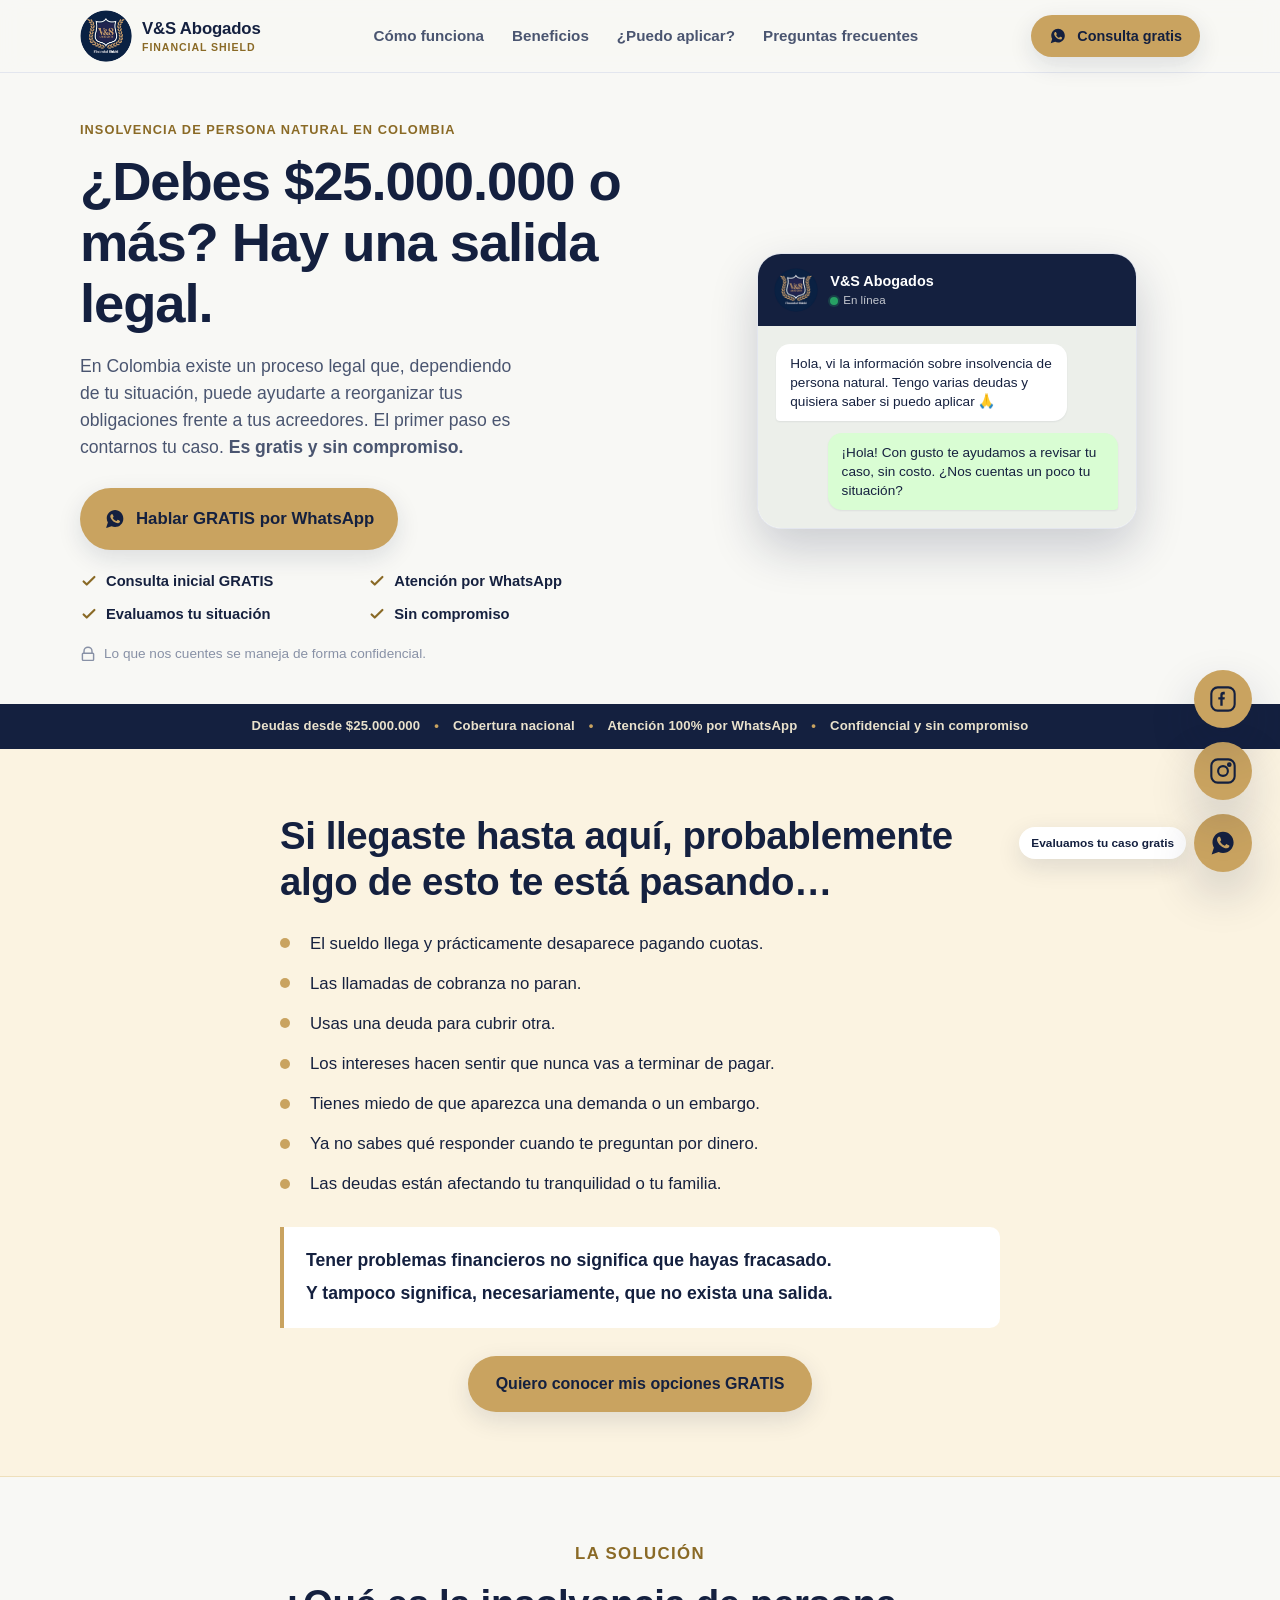
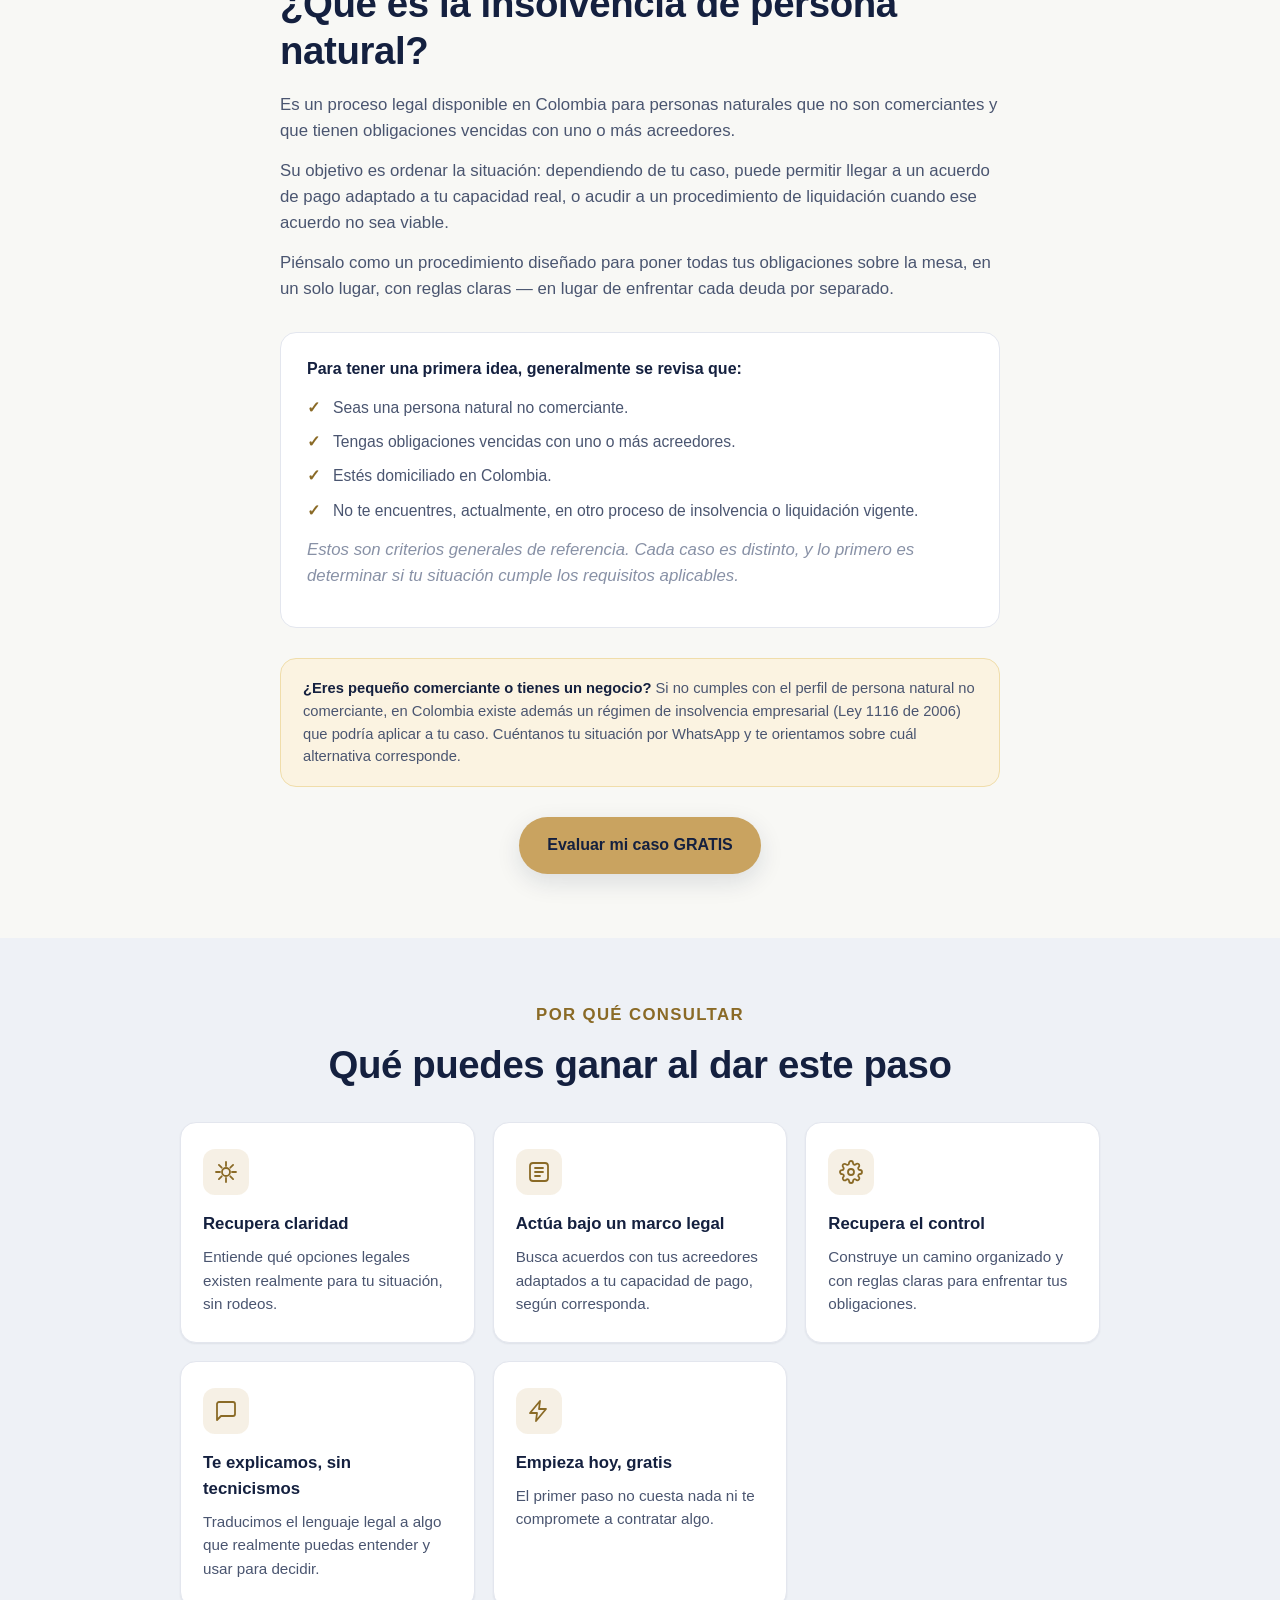
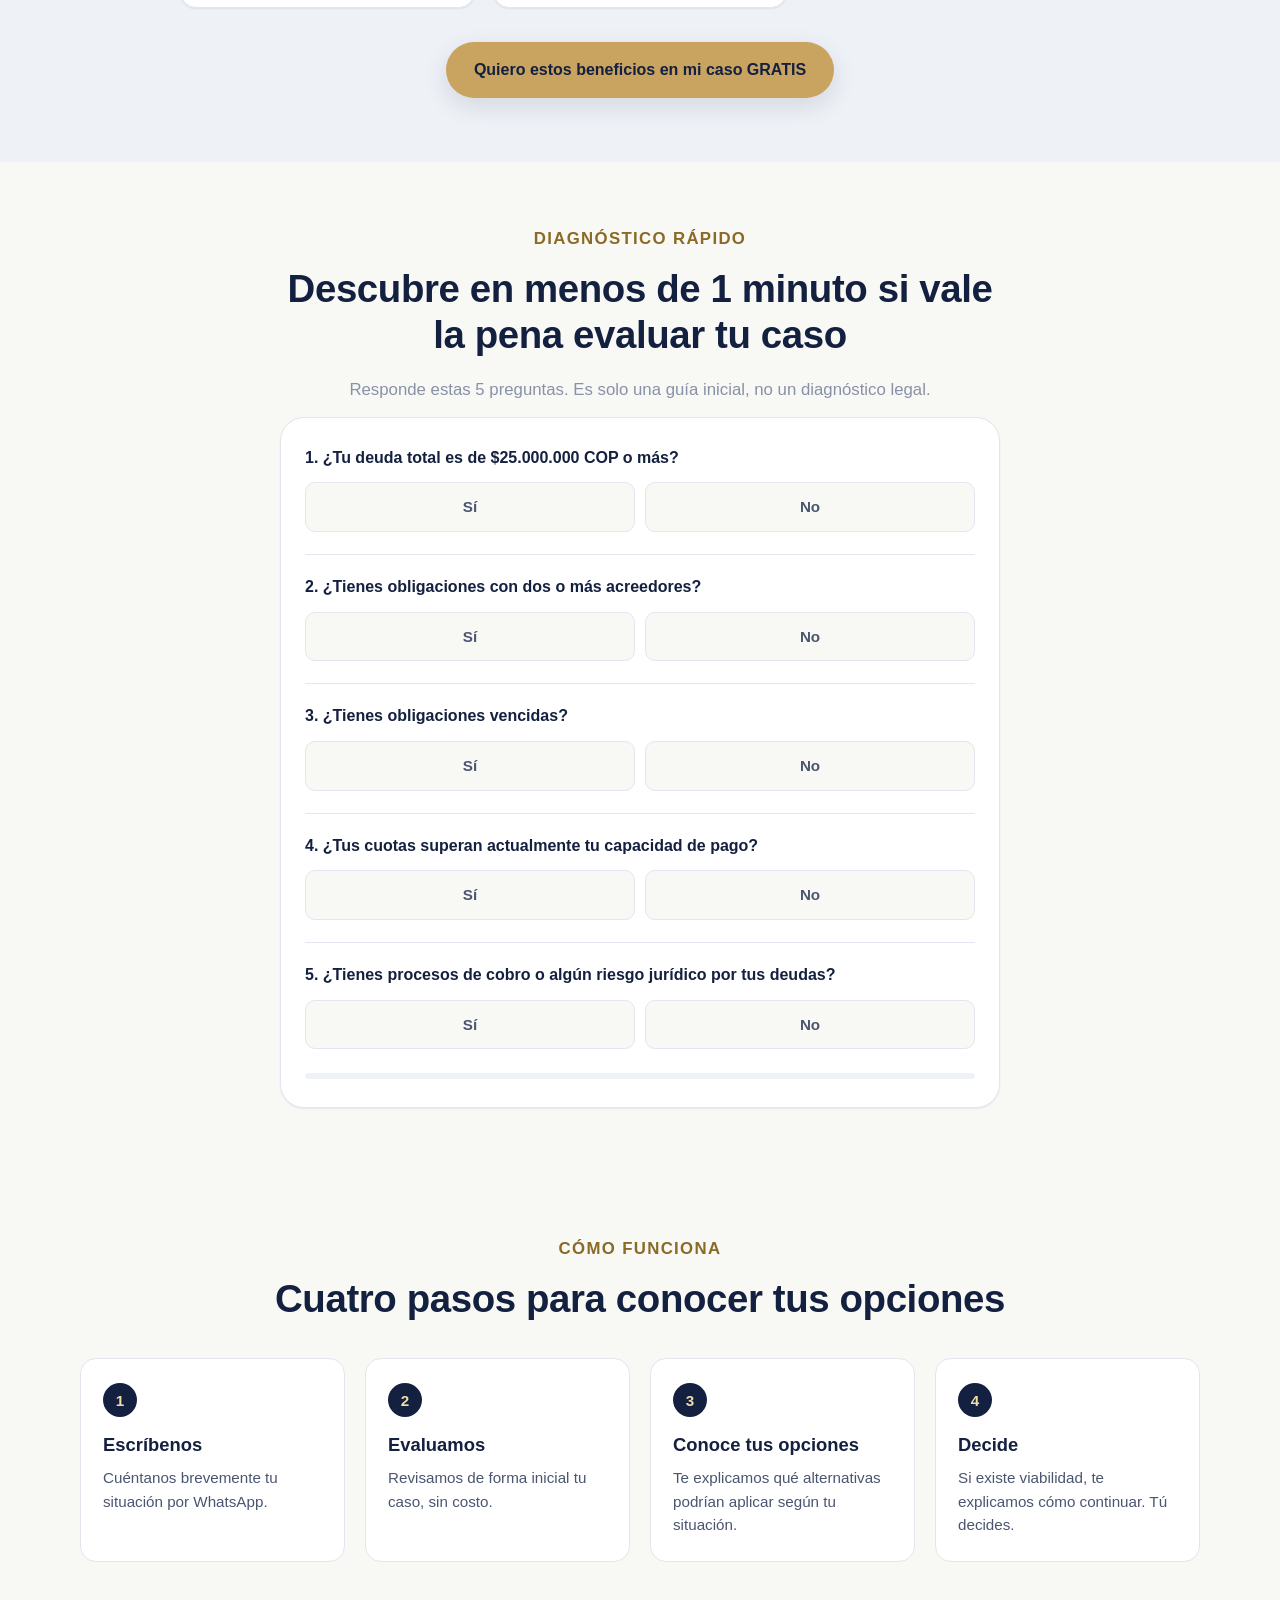
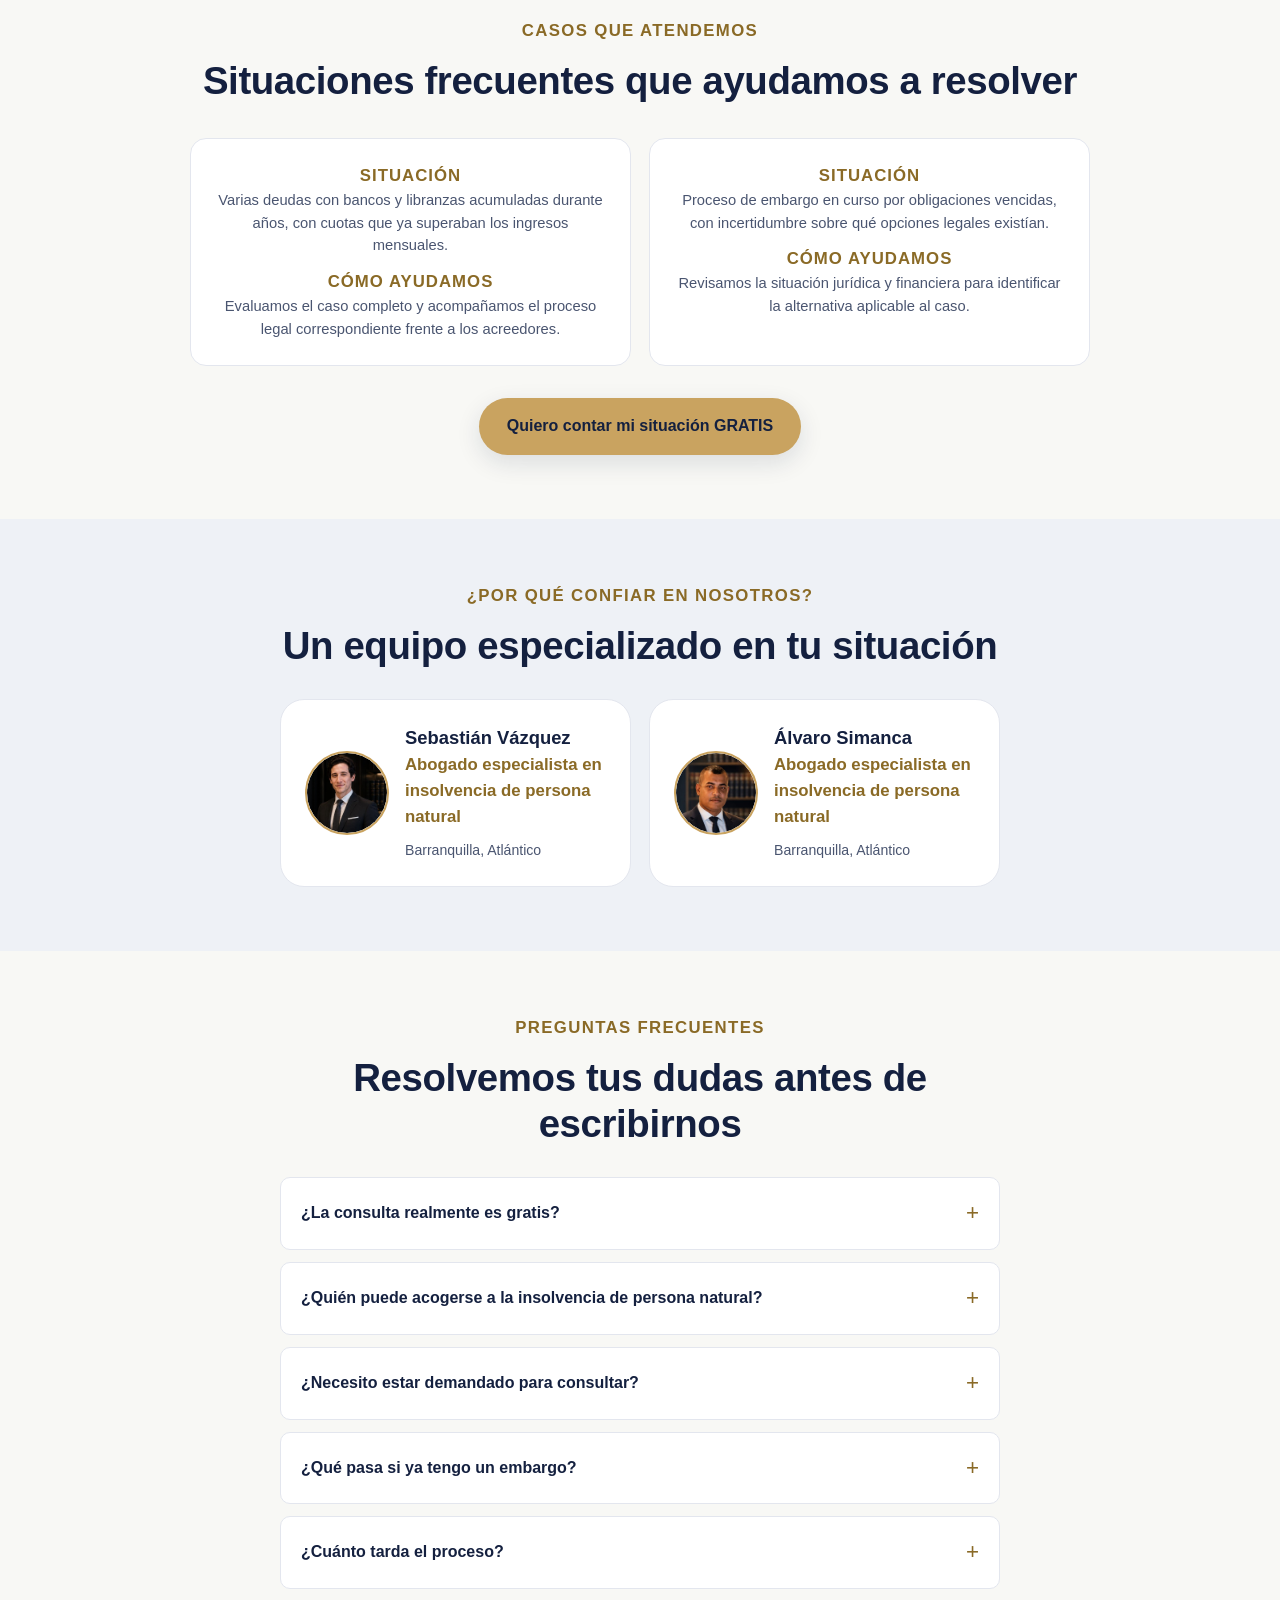
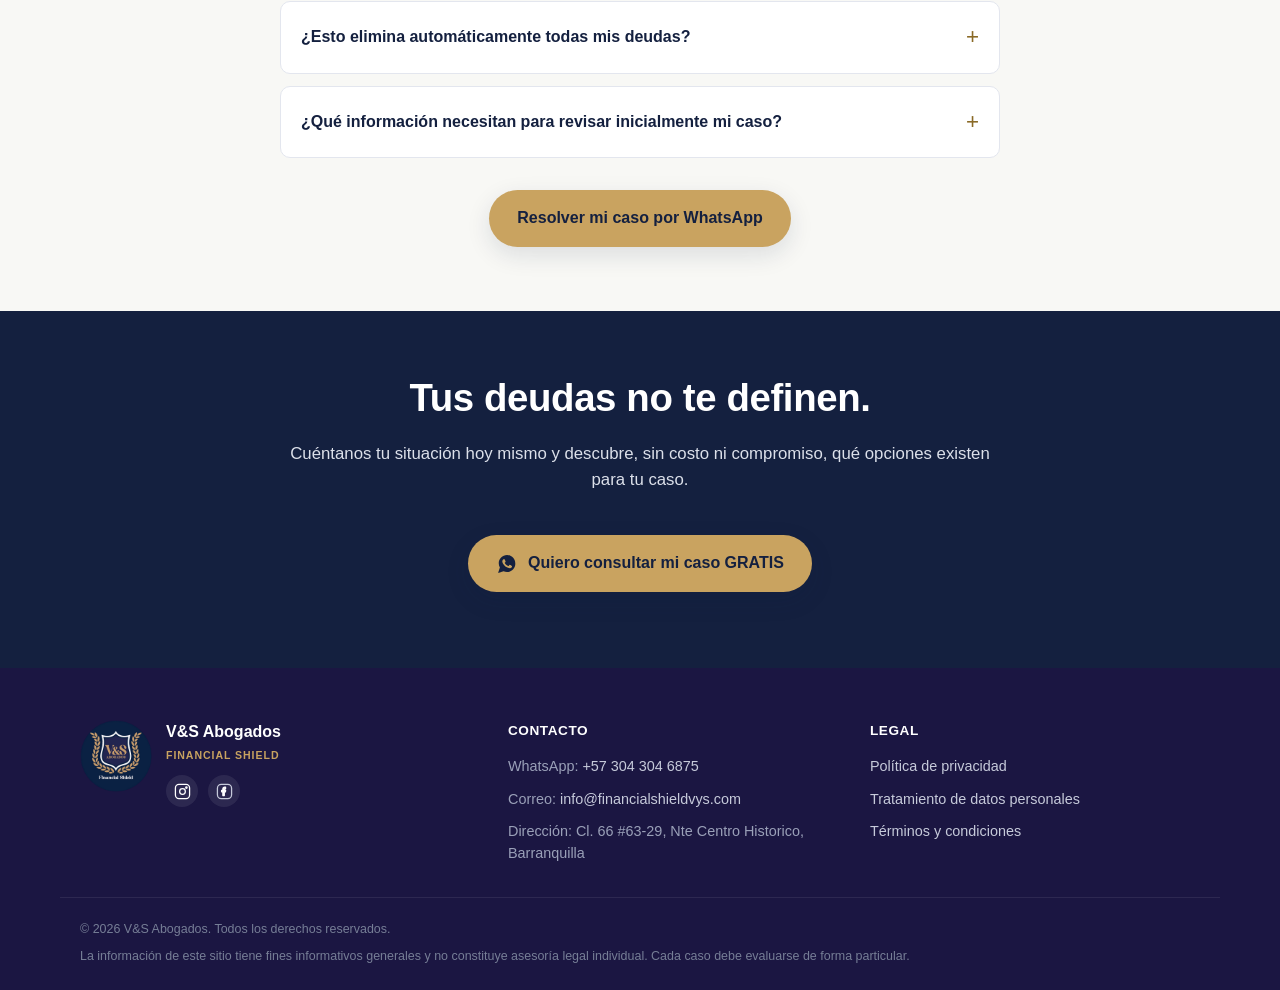
<file: index.html>
<!DOCTYPE html>
<html lang="es-CO">
<head>
<!-- Google Tag Manager -->
<script>(function(w,d,s,l,i){w[l]=w[l]||[];w[l].push({'gtm.start':
new Date().getTime(),event:'gtm.js'});var f=d.getElementsByTagName(s)[0],
j=d.createElement(s),dl=l!='dataLayer'?'&l='+l:'';j.async=true;j.src=
'https://www.googletagmanager.com/gtm.js?id='+i+dl;f.parentNode.insertBefore(j,f);
})(window,document,'script','dataLayer','GTM-M35NK2NK');</script>
<!-- End Google Tag Manager -->
<meta charset="UTF-8">
<meta name="viewport" content="width=device-width, initial-scale=1, viewport-fit=cover">
<title>Insolvencia en Colombia | Consulta GRATIS por WhatsApp — V&amp;S Abogados</title>
<meta name="description" content="¿Tus deudas ya no te dejan vivir tranquilo? Seas persona natural o comerciante, conoce si aplicas a un proceso de insolvencia en Colombia. Consulta inicial 100% gratis por WhatsApp, sin compromiso.">
<link rel="canonical" href="https://financialshieldvys.com/">
<meta name="robots" content="index, follow">
<meta name="theme-color" content="#14203F">

<!-- Open Graph -->
<meta property="og:type" content="website">
<meta property="og:site_name" content="V&amp;S Abogados">
<meta property="og:locale" content="es_CO">
<meta property="og:title" content="Insolvencia en Colombia | Consulta GRATIS por WhatsApp">
<meta property="og:description" content="Si tus deudas se volvieron imposibles de pagar, podrías tener una salida legal — seas persona natural o comerciante. Escríbenos por WhatsApp y evaluamos tu caso sin costo.">
<meta property="og:url" content="https://financialshieldvys.com/">
<meta property="og:image" content="https://financialshieldvys.com/assets/img/logo-vys-icon.png">

<!-- Twitter -->
<meta name="twitter:card" content="summary_large_image">
<meta name="twitter:title" content="Insolvencia en Colombia | V&amp;S Abogados">
<meta name="twitter:description" content="Consulta inicial GRATIS por WhatsApp. Evaluamos tu situación financiera sin compromiso, seas persona natural o comerciante.">
<meta name="twitter:image" content="https://financialshieldvys.com/assets/img/logo-vys-icon.png">

<link rel="icon" href="assets/img/logo-vys-icon.png?v=3" type="image/png">

<link rel="preload" href="assets/css/styles.css?v=3" as="style">
<link rel="stylesheet" href="assets/css/styles.css?v=3">

<!-- JSON-LD: LegalService -->
<script type="application/ld+json">
{
  "@context": "https://schema.org",
  "@type": "LegalService",
  "name": "V&S Abogados",
  "description": "Firma de abogados especializada en insolvencia de persona natural y régimen de insolvencia empresarial en Colombia. Consulta inicial gratuita por WhatsApp.",
  "address": {
    "@type": "PostalAddress",
    "streetAddress": "Cl. 66 #63-29, Nte Centro Historico",
    "addressLocality": "Barranquilla",
    "addressRegion": "Atlántico",
    "addressCountry": "CO"
  },
  "areaServed": {
    "@type": "Country",
    "name": "Colombia"
  },
  "priceRange": "Consulta inicial gratuita",
  "url": "https://financialshieldvys.com/",
  "telephone": "+573043046875",
  "email": "info@financialshieldvys.com",
  "sameAs": []
}
</script>

<!-- JSON-LD: FAQPage -->
<script type="application/ld+json">
{
  "@context": "https://schema.org",
  "@type": "FAQPage",
  "mainEntity": [
    {
      "@type": "Question",
      "name": "¿La consulta realmente es gratis?",
      "acceptedAnswer": { "@type": "Answer", "text": "Sí. La primera consulta, en la que revisamos tu situación y te contamos si podrías tener una alternativa legal, no tiene costo ni compromiso." }
    },
    {
      "@type": "Question",
      "name": "¿Tengo que pagar algo para saber si puedo aplicar?",
      "acceptedAnswer": { "@type": "Answer", "text": "No. Evaluar de forma inicial si tu caso podría aplicar a un proceso de insolvencia no tiene ningún costo." }
    },
    {
      "@type": "Question",
      "name": "¿Quién puede acogerse a la insolvencia de persona natural en Colombia?",
      "acceptedAnswer": { "@type": "Answer", "text": "En términos generales, este mecanismo está pensado para personas naturales no comerciantes con obligaciones vencidas. Si eres pequeño comerciante o tienes un negocio, existe además un régimen de insolvencia empresarial que podría aplicarte. Cada caso depende de tu situación específica, por eso hacemos una evaluación inicial." }
    }
  ]
}
</script>
</head>
<body>
<!-- Google Tag Manager (noscript) -->
<noscript><iframe src="https://www.googletagmanager.com/ns.html?id=GTM-M35NK2NK"
height="0" width="0" style="display:none;visibility:hidden"></iframe></noscript>
<!-- End Google Tag Manager (noscript) -->

<a class="skip-link" href="#main">Saltar al contenido principal</a>

<!-- ===================== HEADER ===================== -->
<header class="site-header" id="site-header">
  <div class="container header-inner">
    <a href="#main" class="brand" aria-label="V&amp;S Abogados, ir al inicio">
      <span class="brand-mark" aria-hidden="true">
        <img src="assets/img/logo-vys-icon.png?v=3" alt="" width="100" height="100" loading="eager">
      </span>
      <span class="brand-text">
        <span class="brand-name">V&amp;S Abogados</span>
        <span class="brand-tagline">Financial Shield</span>
      </span>
    </a>

    <nav class="main-nav" aria-label="Navegación principal">
      <ul>
        <li><a href="#proceso">Cómo funciona</a></li>
        <li><a href="#beneficios">Beneficios</a></li>
        <li><a href="#puedo-aplicar">¿Puedo aplicar?</a></li>
        <li><a href="#faq">Preguntas frecuentes</a></li>
      </ul>
    </nav>

    <a
      href="#"
      class="btn btn-cta btn-header-cta js-wa-cta"
      data-section="header"
      data-message="Hola, vi la información sobre insolvencia de persona natural y quisiera solicitar la consulta gratuita."
      aria-label="Consulta GRATIS por WhatsApp"
    >
      <svg class="icon-wa" viewBox="0 0 32 32" aria-hidden="true"><path d="M16.04 3C9.37 3 3.98 8.39 3.98 15.06c0 2.24.6 4.34 1.66 6.15L3 29l7.98-2.6a12.03 12.03 0 0 0 5.06 1.12h.01c6.67 0 12.06-5.39 12.06-12.06C28.11 8.39 22.71 3 16.04 3zm7.05 17.28c-.3.84-1.72 1.63-2.38 1.73-.6.09-1.36.13-2.2-.14-.5-.16-1.15-.37-1.98-.72-3.49-1.5-5.76-5.02-5.94-5.25-.17-.24-1.42-1.89-1.42-3.6 0-1.72.9-2.56 1.22-2.91.31-.34.68-.43.91-.43.23 0 .46 0 .66.01.21.01.5-.08.78.6.3.7.99 2.43 1.08 2.6.09.17.15.38.03.61-.12.24-.18.38-.36.58-.18.21-.37.46-.53.62-.18.17-.36.36-.16.7.21.34.92 1.53 1.98 2.48 1.36 1.22 2.51 1.6 2.85 1.78.34.17.54.15.74-.08.21-.24.87-1.02 1.11-1.37.23-.34.46-.28.77-.17.31.11 1.98.94 2.32 1.11.34.17.56.26.65.4.09.15.09.85-.21 1.68z"/></svg>
      <span>Consulta gratis</span>
    </a>
  </div>
</header>

<main id="main">

  <!-- ===================== HERO ===================== -->
  <section class="hero" id="hero" aria-labelledby="hero-heading">
    <div class="container hero-grid">
      <div class="hero-copy">
        <p class="eyebrow">Insolvencia de persona natural en Colombia</p>
        <h1 id="hero-heading">¿Debes $25.000.000 o más? Hay una salida legal.</h1>
        <p class="hero-sub">
          En Colombia existe un proceso legal que, dependiendo de tu situación,
          puede ayudarte a reorganizar tus obligaciones frente a tus acreedores.
          El primer paso es contarnos tu caso. <strong>Es gratis y sin compromiso.</strong>
        </p>

        <a
          href="#"
          class="btn btn-cta btn-hero js-wa-cta"
          data-section="hero"
          data-message="Hola, vi la información sobre insolvencia de persona natural. Tengo varias deudas y quisiera saber si puedo aplicar. Quiero solicitar la consulta gratuita."
        >
          <svg class="icon-wa" viewBox="0 0 32 32" aria-hidden="true"><path d="M16.04 3C9.37 3 3.98 8.39 3.98 15.06c0 2.24.6 4.34 1.66 6.15L3 29l7.98-2.6a12.03 12.03 0 0 0 5.06 1.12h.01c6.67 0 12.06-5.39 12.06-12.06C28.11 8.39 22.71 3 16.04 3zm7.05 17.28c-.3.84-1.72 1.63-2.38 1.73-.6.09-1.36.13-2.2-.14-.5-.16-1.15-.37-1.98-.72-3.49-1.5-5.76-5.02-5.94-5.25-.17-.24-1.42-1.89-1.42-3.6 0-1.72.9-2.56 1.22-2.91.31-.34.68-.43.91-.43.23 0 .46 0 .66.01.21.01.5-.08.78.6.3.7.99 2.43 1.08 2.6.09.17.15.38.03.61-.12.24-.18.38-.36.58-.18.21-.37.46-.53.62-.18.17-.36.36-.16.7.21.34.92 1.53 1.98 2.48 1.36 1.22 2.51 1.6 2.85 1.78.34.17.54.15.74-.08.21-.24.87-1.02 1.11-1.37.23-.34.46-.28.77-.17.31.11 1.98.94 2.32 1.11.34.17.56.26.65.4.09.15.09.85-.21 1.68z"/></svg>
          <span>Hablar GRATIS por WhatsApp</span>
        </a>

        <ul class="hero-checklist" aria-label="Beneficios de la consulta">
          <li><svg class="icon-check" viewBox="0 0 20 20" aria-hidden="true"><path d="M4 10.5l3.5 3.5L16 5.5"/></svg> Consulta inicial GRATIS</li>
          <li><svg class="icon-check" viewBox="0 0 20 20" aria-hidden="true"><path d="M4 10.5l3.5 3.5L16 5.5"/></svg> Atención por WhatsApp</li>
          <li><svg class="icon-check" viewBox="0 0 20 20" aria-hidden="true"><path d="M4 10.5l3.5 3.5L16 5.5"/></svg> Evaluamos tu situación</li>
          <li><svg class="icon-check" viewBox="0 0 20 20" aria-hidden="true"><path d="M4 10.5l3.5 3.5L16 5.5"/></svg> Sin compromiso</li>
        </ul>

        <p class="hero-note">
          <svg class="icon-lock" viewBox="0 0 20 20" aria-hidden="true"><path d="M5 9V6.5a5 5 0 0110 0V9m-11 0h12a1 1 0 011 1v7a1 1 0 01-1 1H4a1 1 0 01-1-1v-7a1 1 0 011-1z"/></svg>
          Lo que nos cuentes se maneja de forma confidencial.
        </p>
      </div>

      <div class="hero-visual" aria-hidden="true">
        <div class="phone-mock">
          <div class="phone-mock-header">
            <span class="phone-mock-avatar" aria-hidden="true">
              <img src="assets/img/logo-vys-icon.png?v=3" alt="" width="100" height="100" loading="lazy">
            </span>
            <div>
              <strong>V&amp;S Abogados</strong>
              <small class="online-status"><span class="online-dot" aria-hidden="true"></span>En línea</small>
            </div>
          </div>
          <div class="phone-mock-body">
            <div class="bubble bubble-in">Hola, vi la información sobre insolvencia de persona natural. Tengo varias deudas y quisiera saber si puedo aplicar 🙏</div>
            <div class="bubble bubble-out">¡Hola! Con gusto te ayudamos a revisar tu caso, sin costo. ¿Nos cuentas un poco tu situación?</div>
          </div>
        </div>
      </div>
    </div>
  </section>

  <!-- ===================== TRUST BAR ===================== -->
  <div class="trust-bar">
    <div class="container trust-bar-inner">
      <span>Deudas desde $25.000.000</span>
      <span class="dot" aria-hidden="true">•</span>
      <span>Cobertura nacional</span>
      <span class="dot" aria-hidden="true">•</span>
      <span>Atención 100% por WhatsApp</span>
      <span class="dot" aria-hidden="true">•</span>
      <span>Confidencial y sin compromiso</span>
    </div>
  </div>

  <!-- ===================== AGITACIÓN DEL PROBLEMA ===================== -->
  <section class="section section-problem" id="problema" aria-labelledby="problema-heading">
    <div class="container narrow">
      <h2 id="problema-heading">Si llegaste hasta aquí, probablemente algo de esto te está pasando…</h2>

      <ul class="problem-list">
        <li>El sueldo llega y prácticamente desaparece pagando cuotas.</li>
        <li>Las llamadas de cobranza no paran.</li>
        <li>Usas una deuda para cubrir otra.</li>
        <li>Los intereses hacen sentir que nunca vas a terminar de pagar.</li>
        <li>Tienes miedo de que aparezca una demanda o un embargo.</li>
        <li>Ya no sabes qué responder cuando te preguntan por dinero.</li>
        <li>Las deudas están afectando tu tranquilidad o tu familia.</li>
      </ul>

      <div class="reframe">
        <p>Tener problemas financieros no significa que hayas fracasado.</p>
        <p>Y tampoco significa, necesariamente, que no exista una salida.</p>
      </div>

      <div class="section-cta">
        <a
          href="#"
          class="btn btn-cta js-wa-cta"
          data-section="problem"
          data-message="Hola, me identifico con varias señales de deudas difíciles de manejar. Quiero conocer mis opciones gratis."
        >
          Quiero conocer mis opciones GRATIS
        </a>
      </div>
    </div>
  </section>

  <!-- ===================== PRESENTACIÓN DE LA SOLUCIÓN ===================== -->
  <section class="section section-solution" id="solucion" aria-labelledby="solucion-heading">
    <div class="container narrow">
      <p class="eyebrow eyebrow-center">La solución</p>
      <h2 id="solucion-heading">¿Qué es la insolvencia de persona natural?</h2>

      <p>
        Es un proceso legal disponible en Colombia para personas naturales
        que no son comerciantes y que tienen obligaciones vencidas con uno o más acreedores.
      </p>
      <p>
        Su objetivo es ordenar la situación: dependiendo de tu caso, puede permitir
        llegar a un acuerdo de pago adaptado a tu capacidad real, o acudir a un
        procedimiento de liquidación cuando ese acuerdo no sea viable.
      </p>
      <p>
        Piénsalo como un procedimiento diseñado para poner todas tus obligaciones
        sobre la mesa, en un solo lugar, con reglas claras — en lugar de enfrentar
        cada deuda por separado.
      </p>

      <div class="solution-requirements">
        <h3>Para tener una primera idea, generalmente se revisa que:</h3>
        <ul>
          <li>Seas una persona natural no comerciante.</li>
          <li>Tengas obligaciones vencidas con uno o más acreedores.</li>
          <li>Estés domiciliado en Colombia.</li>
          <li>No te encuentres, actualmente, en otro proceso de insolvencia o liquidación vigente.</li>
        </ul>
        <p class="requirements-note">
          Estos son criterios generales de referencia. Cada caso es distinto,
          y lo primero es determinar si tu situación cumple los requisitos aplicables.
        </p>
      </div>

      <div class="solution-note">
        <p>
          <strong>¿Eres pequeño comerciante o tienes un negocio?</strong>
          Si no cumples con el perfil de persona natural no comerciante, en Colombia
          existe además un régimen de insolvencia empresarial (Ley 1116 de 2006) que
          podría aplicar a tu caso. Cuéntanos tu situación por WhatsApp y te orientamos
          sobre cuál alternativa corresponde.
        </p>
      </div>

      <div class="section-cta">
        <a
          href="#"
          class="btn btn-cta js-wa-cta"
          data-section="solution"
          data-message="Hola, quiero que evalúen mi caso gratis para saber si aplico al proceso de insolvencia de persona natural."
        >
          Evaluar mi caso GRATIS
        </a>
      </div>
    </div>
  </section>

  <!-- ===================== BENEFICIOS ===================== -->
  <section class="section section-benefits" id="beneficios" aria-labelledby="beneficios-heading">
    <div class="container">
      <p class="eyebrow eyebrow-center">Por qué consultar</p>
      <h2 id="beneficios-heading" class="text-center">Qué puedes ganar al dar este paso</h2>

      <div class="benefits-grid">
        <article class="benefit-card">
          <div class="benefit-icon" aria-hidden="true">
            <svg viewBox="0 0 24 24"><path d="M12 2v4M12 18v4M4.9 4.9l2.8 2.8M16.3 16.3l2.8 2.8M2 12h4M18 12h4M4.9 19.1l2.8-2.8M16.3 7.7l2.8-2.8"/><circle cx="12" cy="12" r="4"/></svg>
          </div>
          <h3>Recupera claridad</h3>
          <p>Entiende qué opciones legales existen realmente para tu situación, sin rodeos.</p>
        </article>

        <article class="benefit-card">
          <div class="benefit-icon" aria-hidden="true">
            <svg viewBox="0 0 24 24"><path d="M8 12h8M8 8h8M8 16h5"/><rect x="3" y="3" width="18" height="18" rx="3"/></svg>
          </div>
          <h3>Actúa bajo un marco legal</h3>
          <p>Busca acuerdos con tus acreedores adaptados a tu capacidad de pago, según corresponda.</p>
        </article>

        <article class="benefit-card">
          <div class="benefit-icon" aria-hidden="true">
            <svg viewBox="0 0 24 24"><path d="M12 15a3 3 0 100-6 3 3 0 000 6z"/><path d="M19.4 15a1.65 1.65 0 00.33 1.82l.06.06a2 2 0 11-2.83 2.83l-.06-.06a1.65 1.65 0 00-1.82-.33 1.65 1.65 0 00-1 1.51V21a2 2 0 11-4 0v-.09a1.65 1.65 0 00-1-1.51 1.65 1.65 0 00-1.82.33l-.06.06a2 2 0 11-2.83-2.83l.06-.06a1.65 1.65 0 00.33-1.82 1.65 1.65 0 00-1.51-1H3a2 2 0 110-4h.09a1.65 1.65 0 001.51-1 1.65 1.65 0 00-.33-1.82l-.06-.06a2 2 0 112.83-2.83l.06.06a1.65 1.65 0 001.82.33H9a1.65 1.65 0 001-1.51V3a2 2 0 114 0v.09a1.65 1.65 0 001 1.51 1.65 1.65 0 001.82-.33l.06-.06a2 2 0 112.83 2.83l-.06.06a1.65 1.65 0 00-.33 1.82V9a1.65 1.65 0 001.51 1H21a2 2 0 110 4h-.09a1.65 1.65 0 00-1.51 1z"/></svg>
          </div>
          <h3>Recupera el control</h3>
          <p>Construye un camino organizado y con reglas claras para enfrentar tus obligaciones.</p>
        </article>

        <article class="benefit-card">
          <div class="benefit-icon" aria-hidden="true">
            <svg viewBox="0 0 24 24"><path d="M21 15a2 2 0 01-2 2H7l-4 4V5a2 2 0 012-2h14a2 2 0 012 2z"/></svg>
          </div>
          <h3>Te explicamos, sin tecnicismos</h3>
          <p>Traducimos el lenguaje legal a algo que realmente puedas entender y usar para decidir.</p>
        </article>

        <article class="benefit-card">
          <div class="benefit-icon" aria-hidden="true">
            <svg viewBox="0 0 24 24"><path d="M13 2L3 14h7l-1 8 10-12h-7l1-8z"/></svg>
          </div>
          <h3>Empieza hoy, gratis</h3>
          <p>El primer paso no cuesta nada ni te compromete a contratar algo.</p>
        </article>
      </div>

      <div class="benefits-cta">
        <a
          href="#"
          class="btn btn-cta js-wa-cta"
          data-section="benefits"
          data-message="Hola, quiero saber cómo estos beneficios podrían aplicar a mi caso. Quiero solicitar la consulta gratuita."
        >
          Quiero estos beneficios en mi caso GRATIS
        </a>
      </div>
    </div>
  </section>

  <!-- ===================== ¿PUEDO APLICAR? (MINI DIAGNÓSTICO) ===================== -->
  <section class="section section-eligibility" id="puedo-aplicar" aria-labelledby="eligibility-heading">
    <div class="container narrow">
      <p class="eyebrow eyebrow-center">Diagnóstico rápido</p>
      <h2 id="eligibility-heading" class="text-center">Descubre en menos de 1 minuto si vale la pena evaluar tu caso</h2>
      <p class="text-center eligibility-sub">Responde estas 5 preguntas. Es solo una guía inicial, no un diagnóstico legal.</p>

      <form class="eligibility-quiz" id="eligibility-quiz" novalidate>
        <ol class="quiz-questions">
          <li class="quiz-question" data-question="1">
            <p>1. ¿Tu deuda total es de $25.000.000 COP o más?</p>
            <div class="quiz-options" role="group" aria-label="¿Tu deuda total es de $25.000.000 COP o más?">
              <button type="button" class="quiz-opt" data-value="si">Sí</button>
              <button type="button" class="quiz-opt" data-value="no">No</button>
            </div>
          </li>
          <li class="quiz-question" data-question="2">
            <p>2. ¿Tienes obligaciones con dos o más acreedores?</p>
            <div class="quiz-options" role="group" aria-label="¿Tienes obligaciones con dos o más acreedores?">
              <button type="button" class="quiz-opt" data-value="si">Sí</button>
              <button type="button" class="quiz-opt" data-value="no">No</button>
            </div>
          </li>
          <li class="quiz-question" data-question="3">
            <p>3. ¿Tienes obligaciones vencidas?</p>
            <div class="quiz-options" role="group" aria-label="¿Tienes obligaciones vencidas?">
              <button type="button" class="quiz-opt" data-value="si">Sí</button>
              <button type="button" class="quiz-opt" data-value="no">No</button>
            </div>
          </li>
          <li class="quiz-question" data-question="4">
            <p>4. ¿Tus cuotas superan actualmente tu capacidad de pago?</p>
            <div class="quiz-options" role="group" aria-label="¿Tus cuotas superan actualmente tu capacidad de pago?">
              <button type="button" class="quiz-opt" data-value="si">Sí</button>
              <button type="button" class="quiz-opt" data-value="no">No</button>
            </div>
          </li>
          <li class="quiz-question" data-question="5">
            <p>5. ¿Tienes procesos de cobro o algún riesgo jurídico por tus deudas?</p>
            <div class="quiz-options" role="group" aria-label="¿Tienes procesos de cobro o algún riesgo jurídico por tus deudas?">
              <button type="button" class="quiz-opt" data-value="si">Sí</button>
              <button type="button" class="quiz-opt" data-value="no">No</button>
            </div>
          </li>
        </ol>

        <div class="quiz-progress" aria-hidden="true">
          <div class="quiz-progress-bar" id="quiz-progress-bar"></div>
        </div>

        <div class="quiz-result" id="quiz-result" hidden>
          <p id="quiz-result-text"></p>
          <a
            href="#"
            class="btn btn-cta js-wa-cta"
            id="quiz-cta"
            data-section="eligibility"
            data-message="Hola, respondí el diagnóstico rápido de la página y quiero saber si puedo aplicar a insolvencia de persona natural."
          >
            Quiero saber si puedo aplicar
          </a>
        </div>
      </form>
    </div>
  </section>

  <!-- ===================== PROCESO ===================== -->
  <section class="section section-process" id="proceso" aria-labelledby="proceso-heading">
    <div class="container">
      <p class="eyebrow eyebrow-center">Cómo funciona</p>
      <h2 id="proceso-heading" class="text-center">Cuatro pasos para conocer tus opciones</h2>

      <ol class="process-steps">
        <li class="process-step">
          <span class="process-number">1</span>
          <h3>Escríbenos</h3>
          <p>Cuéntanos brevemente tu situación por WhatsApp.</p>
        </li>
        <li class="process-step">
          <span class="process-number">2</span>
          <h3>Evaluamos</h3>
          <p>Revisamos de forma inicial tu caso, sin costo.</p>
        </li>
        <li class="process-step">
          <span class="process-number">3</span>
          <h3>Conoce tus opciones</h3>
          <p>Te explicamos qué alternativas podrían aplicar según tu situación.</p>
        </li>
        <li class="process-step">
          <span class="process-number">4</span>
          <h3>Decide</h3>
          <p>Si existe viabilidad, te explicamos cómo continuar. Tú decides.</p>
        </li>
      </ol>
    </div>
  </section>

  <!-- ===================== PRUEBA SOCIAL ===================== -->
  <section class="section section-testimonials" id="testimonios" aria-labelledby="testimonios-heading">
    <div class="container">
      <p class="eyebrow eyebrow-center">Casos que atendemos</p>
      <h2 id="testimonios-heading" class="text-center">Situaciones frecuentes que ayudamos a resolver</h2>

      <!--
        Cuando existan testimonios reales de clientes (con su autorización),
        reemplazar estas tarjetas por citas reales atribuidas a nombre y ciudad reales.
        No inventar testimonios atribuidos a personas.
      -->
      <div class="testimonials-grid">
        <article class="testimonial-card">
          <p class="testimonial-tag">Situación</p>
          <p>Varias deudas con bancos y libranzas acumuladas durante años, con cuotas que ya superaban los ingresos mensuales.</p>
          <p class="testimonial-tag">Cómo ayudamos</p>
          <p>Evaluamos el caso completo y acompañamos el proceso legal correspondiente frente a los acreedores.</p>
        </article>

        <article class="testimonial-card">
          <p class="testimonial-tag">Situación</p>
          <p>Proceso de embargo en curso por obligaciones vencidas, con incertidumbre sobre qué opciones legales existían.</p>
          <p class="testimonial-tag">Cómo ayudamos</p>
          <p>Revisamos la situación jurídica y financiera para identificar la alternativa aplicable al caso.</p>
        </article>
      </div>

      <div class="testimonials-cta">
        <a
          href="#"
          class="btn btn-cta js-wa-cta"
          data-section="testimonial"
          data-message="Hola, quiero contarles mi situación y solicitar la consulta gratuita de insolvencia de persona natural."
        >
          Quiero contar mi situación GRATIS
        </a>
      </div>
    </div>
  </section>

  <!-- ===================== AUTORIDAD Y CONFIANZA ===================== -->
  <section class="section section-authority" id="confianza" aria-labelledby="confianza-heading">
    <div class="container narrow">
      <p class="eyebrow eyebrow-center">¿Por qué confiar en nosotros?</p>
      <h2 id="confianza-heading" class="text-center">Un equipo especializado en tu situación</h2>

      <!-- No inventar información. Reemplazar placeholders con datos reales verificados. -->
      <div class="authority-grid">
        <div class="authority-card">
          <div class="authority-photo has-photo">
            <img src="assets/img/abogado-sebastian-vasquez.jpg?v=2" alt="Sebastián Vázquez" width="200" height="200" loading="lazy">
          </div>
          <div class="authority-info">
            <h3>Sebastián Vázquez</h3>
            <p class="authority-role">Abogado especialista en insolvencia de persona natural</p>
            <ul class="authority-facts">
              <li>Barranquilla, Atlántico</li>
            </ul>
          </div>
        </div>

        <div class="authority-card">
          <div class="authority-photo has-photo">
            <img src="assets/img/abogado-alvaro-simanca.jpg?v=1" alt="Álvaro Simanca" width="200" height="200" loading="lazy">
          </div>
          <div class="authority-info">
            <h3>Álvaro Simanca</h3>
            <p class="authority-role">Abogado especialista en insolvencia de persona natural</p>
            <ul class="authority-facts">
              <li>Barranquilla, Atlántico</li>
            </ul>
          </div>
        </div>
      </div>
    </div>
  </section>

  <!-- ===================== FAQ ===================== -->
  <section class="section section-faq" id="faq" aria-labelledby="faq-heading">
    <div class="container narrow">
      <p class="eyebrow eyebrow-center">Preguntas frecuentes</p>
      <h2 id="faq-heading" class="text-center">Resolvemos tus dudas antes de escribirnos</h2>

      <div class="faq-list" id="faq-list">

        <div class="faq-item">
          <h3><button type="button" class="faq-question" aria-expanded="false">¿La consulta realmente es gratis?</button></h3>
          <div class="faq-answer">
            <p>Sí. La primera consulta, en la que revisamos tu situación y te contamos si podrías tener una alternativa legal, no tiene costo ni compromiso.</p>
          </div>
        </div>

        <div class="faq-item">
          <h3><button type="button" class="faq-question" aria-expanded="false">¿Quién puede acogerse a la insolvencia de persona natural?</button></h3>
          <div class="faq-answer">
            <p>En términos generales, está pensada para personas naturales no comerciantes con obligaciones vencidas. Si eres pequeño comerciante o tienes un negocio, existe además un régimen de insolvencia empresarial que podría aplicarte. Si cumples los requisitos aplicables a tu caso, podríamos ayudarte a evaluar tus alternativas.</p>
          </div>
        </div>

        <div class="faq-item">
          <h3><button type="button" class="faq-question" aria-expanded="false">¿Necesito estar demandado para consultar?</button></h3>
          <div class="faq-answer">
            <p>No necesariamente. Puedes escribirnos incluso si aún no tienes un proceso jurídico en curso. Evaluaremos tu situación particular.</p>
          </div>
        </div>

        <div class="faq-item">
          <h3><button type="button" class="faq-question" aria-expanded="false">¿Qué pasa si ya tengo un embargo?</button></h3>
          <div class="faq-answer">
            <p>Depende de tu caso. Cuéntanos los detalles por WhatsApp y te explicaremos qué alternativas podrían aplicar según tu situación actual.</p>
          </div>
        </div>

        <div class="faq-item">
          <h3><button type="button" class="faq-question" aria-expanded="false">¿Cuánto tarda el proceso?</button></h3>
          <div class="faq-answer">
            <p>El tiempo varía según cada caso y la alternativa que aplique. Durante la evaluación inicial te daremos una idea más clara según tu situación.</p>
          </div>
        </div>

        <div class="faq-item">
          <h3><button type="button" class="faq-question" aria-expanded="false">¿Esto elimina automáticamente todas mis deudas?</button></h3>
          <div class="faq-answer">
            <p>No. La insolvencia es un procedimiento legal para reorganizar tus obligaciones según corresponda a tu caso; no es una eliminación automática ni garantizada de tus deudas.</p>
          </div>
        </div>

        <div class="faq-item">
          <h3><button type="button" class="faq-question" aria-expanded="false">¿Qué información necesitan para revisar inicialmente mi caso?</button></h3>
          <div class="faq-answer">
            <p>Para empezar, con contarnos en tus palabras tu situación general (cuántas deudas, con quién y desde cuándo) es suficiente. No necesitas enviarnos documentos ni información sensible por WhatsApp en este primer contacto.</p>
          </div>
        </div>

      </div>

      <div class="section-cta">
        <a
          href="#"
          class="btn btn-cta js-wa-cta"
          data-section="faq"
          data-message="Hola, tengo algunas preguntas sobre el proceso de insolvencia de persona natural. Quiero solicitar la consulta gratuita."
        >
          Resolver mi caso por WhatsApp
        </a>
      </div>
    </div>
  </section>

  <!-- ===================== CTA FINAL EMOCIONAL ===================== -->
  <section class="section section-final" id="cta-final" aria-labelledby="final-heading">
    <div class="container narrow text-center">
      <h2 id="final-heading">Tus deudas no te definen.</h2>
      <p>
        Cuéntanos tu situación hoy mismo y descubre, sin costo ni compromiso,
        qué opciones existen para tu caso.
      </p>

      <a
        href="#"
        class="btn btn-cta btn-final js-wa-cta"
        data-section="final"
        data-message="Hola, quiero consultar mi caso gratis sobre insolvencia de persona natural."
      >
        <svg class="icon-wa" viewBox="0 0 32 32" aria-hidden="true"><path d="M16.04 3C9.37 3 3.98 8.39 3.98 15.06c0 2.24.6 4.34 1.66 6.15L3 29l7.98-2.6a12.03 12.03 0 0 0 5.06 1.12h.01c6.67 0 12.06-5.39 12.06-12.06C28.11 8.39 22.71 3 16.04 3zm7.05 17.28c-.3.84-1.72 1.63-2.38 1.73-.6.09-1.36.13-2.2-.14-.5-.16-1.15-.37-1.98-.72-3.49-1.5-5.76-5.02-5.94-5.25-.17-.24-1.42-1.89-1.42-3.6 0-1.72.9-2.56 1.22-2.91.31-.34.68-.43.91-.43.23 0 .46 0 .66.01.21.01.5-.08.78.6.3.7.99 2.43 1.08 2.6.09.17.15.38.03.61-.12.24-.18.38-.36.58-.18.21-.37.46-.53.62-.18.17-.36.36-.16.7.21.34.92 1.53 1.98 2.48 1.36 1.22 2.51 1.6 2.85 1.78.34.17.54.15.74-.08.21-.24.87-1.02 1.11-1.37.23-.34.46-.28.77-.17.31.11 1.98.94 2.32 1.11.34.17.56.26.65.4.09.15.09.85-.21 1.68z"/></svg>
        <span>Quiero consultar mi caso GRATIS</span>
      </a>
    </div>
  </section>

</main>

<!-- ===================== FOOTER ===================== -->
<footer class="site-footer">
  <div class="container footer-grid">
    <div class="footer-brand">
      <span class="brand-mark" aria-hidden="true">
        <img src="assets/img/logo-vys-icon.png?v=3" alt="" width="100" height="100" loading="lazy">
      </span>
      <div class="footer-brand-text">
        <strong>V&amp;S Abogados</strong>
        <span class="footer-tagline">Financial Shield</span>
        <div class="footer-social">
          <a href="https://www.instagram.com/financial_shield_/" target="_blank" rel="noopener noreferrer" aria-label="Instagram de V&amp;S Abogados">
            <svg viewBox="0 0 24 24" aria-hidden="true"><rect x="2" y="2" width="20" height="20" rx="5"/><circle cx="12" cy="12" r="4"/><circle cx="17.5" cy="6.5" r="1"/></svg>
          </a>
          <a href="https://www.facebook.com/profile.php?id=61577441350823" target="_blank" rel="noopener noreferrer" aria-label="Facebook de V&amp;S Abogados">
            <svg class="icon-fb" viewBox="0 0 24 24" aria-hidden="true"><rect x="2" y="2" width="20" height="20" rx="5.5"/><path d="M13.5 8.2h-1.2c-.4 0-.6.2-.6.6v1.6h1.9l-.3 2h-1.6v5.4h-2v-5.4H8v-2h1.7V8.5c0-1.6 1-2.7 2.6-2.7h1.2v2.4z"/></svg>
          </a>
        </div>
      </div>
    </div>

    <div class="footer-col">
      <h3>Contacto</h3>
      <ul>
        <li>WhatsApp: <a class="js-wa-cta" data-section="footer" data-message="Hola, quiero más información sobre el proceso de insolvencia de persona natural." href="#">+57 304 304 6875</a></li>
        <li>Correo: <a href="mailto:info@financialshieldvys.com">info@financialshieldvys.com</a></li>
        <li>Dirección: Cl. 66 #63-29, Nte Centro Historico, Barranquilla</li>
      </ul>
    </div>

    <div class="footer-col">
      <h3>Legal</h3>
      <ul>
        <li><a href="/politica-de-privacidad.html">Política de privacidad</a></li>
        <li><a href="/tratamiento-de-datos.html">Tratamiento de datos personales</a></li>
        <li><a href="/terminos-y-condiciones.html">Términos y condiciones</a></li>
      </ul>
    </div>
  </div>

  <div class="container footer-bottom">
    <p>© <span id="footer-year"></span> V&amp;S Abogados. Todos los derechos reservados.</p>
    <p class="footer-disclaimer">
      La información de este sitio tiene fines informativos generales y no constituye
      asesoría legal individual. Cada caso debe evaluarse de forma particular.
    </p>
  </div>
</footer>

<!-- ===================== WHATSAPP FLOATING BUTTON ===================== -->
<div class="wa-float-group">
  <span class="wa-float-label" aria-hidden="true">Evaluamos tu caso gratis</span>
  <a
    href="#"
    class="wa-float js-wa-cta"
    data-section="floating"
    data-message="Hola, quiero solicitar la consulta gratuita sobre insolvencia de persona natural."
    aria-label="Escríbenos por WhatsApp, consulta gratis"
  >
    <svg class="icon-wa" viewBox="0 0 32 32" aria-hidden="true"><path d="M16.04 3C9.37 3 3.98 8.39 3.98 15.06c0 2.24.6 4.34 1.66 6.15L3 29l7.98-2.6a12.03 12.03 0 0 0 5.06 1.12h.01c6.67 0 12.06-5.39 12.06-12.06C28.11 8.39 22.71 3 16.04 3zm7.05 17.28c-.3.84-1.72 1.63-2.38 1.73-.6.09-1.36.13-2.2-.14-.5-.16-1.15-.37-1.98-.72-3.49-1.5-5.76-5.02-5.94-5.25-.17-.24-1.42-1.89-1.42-3.6 0-1.72.9-2.56 1.22-2.91.31-.34.68-.43.91-.43.23 0 .46 0 .66.01.21.01.5-.08.78.6.3.7.99 2.43 1.08 2.6.09.17.15.38.03.61-.12.24-.18.38-.36.58-.18.21-.37.46-.53.62-.18.17-.36.36-.16.7.21.34.92 1.53 1.98 2.48 1.36 1.22 2.51 1.6 2.85 1.78.34.17.54.15.74-.08.21-.24.87-1.02 1.11-1.37.23-.34.46-.28.77-.17.31.11 1.98.94 2.32 1.11.34.17.56.26.65.4.09.15.09.85-.21 1.68z"/></svg>
  </a>
</div>

<!-- ===================== INSTAGRAM FLOATING BUTTON ===================== -->
<a
  href="https://www.instagram.com/financial_shield_/"
  target="_blank"
  rel="noopener noreferrer"
  class="ig-float"
  aria-label="Síguenos en Instagram"
>
  <svg class="icon-ig" viewBox="0 0 24 24" aria-hidden="true"><rect x="2" y="2" width="20" height="20" rx="5.5"/><circle cx="12" cy="12" r="4.2"/><circle cx="17.4" cy="6.6" r="1.1"/></svg>
</a>

<!-- ===================== FACEBOOK FLOATING BUTTON ===================== -->
<a
  href="https://www.facebook.com/profile.php?id=61577441350823"
  target="_blank"
  rel="noopener noreferrer"
  class="fb-float"
  aria-label="Síguenos en Facebook"
>
  <svg class="icon-fb" viewBox="0 0 24 24" aria-hidden="true"><rect x="2" y="2" width="20" height="20" rx="5.5"/><path d="M13.5 8.2h-1.2c-.4 0-.6.2-.6.6v1.6h1.9l-.3 2h-1.6v5.4h-2v-5.4H8v-2h1.7V8.5c0-1.6 1-2.7 2.6-2.7h1.2v2.4z"/></svg>
</a>

<script src="assets/js/main.js" defer></script>
</body>
</html>
</file>
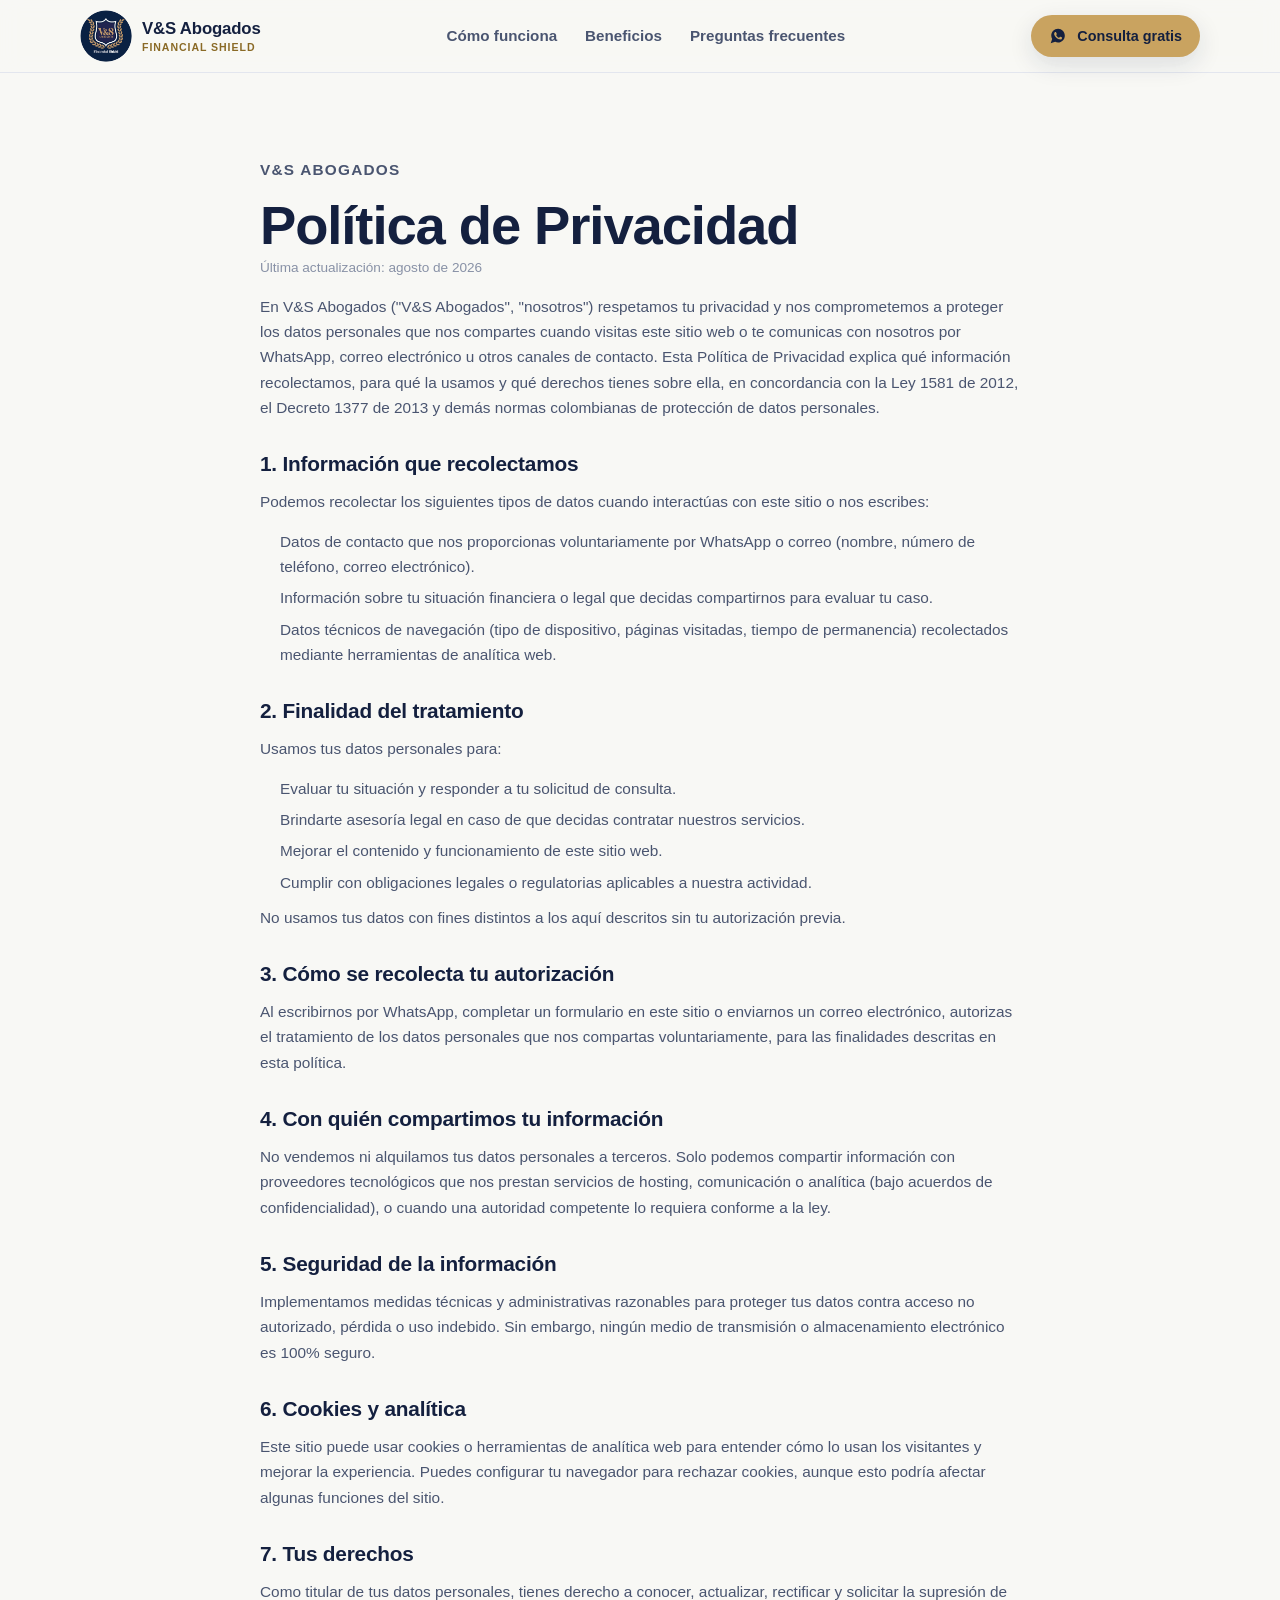
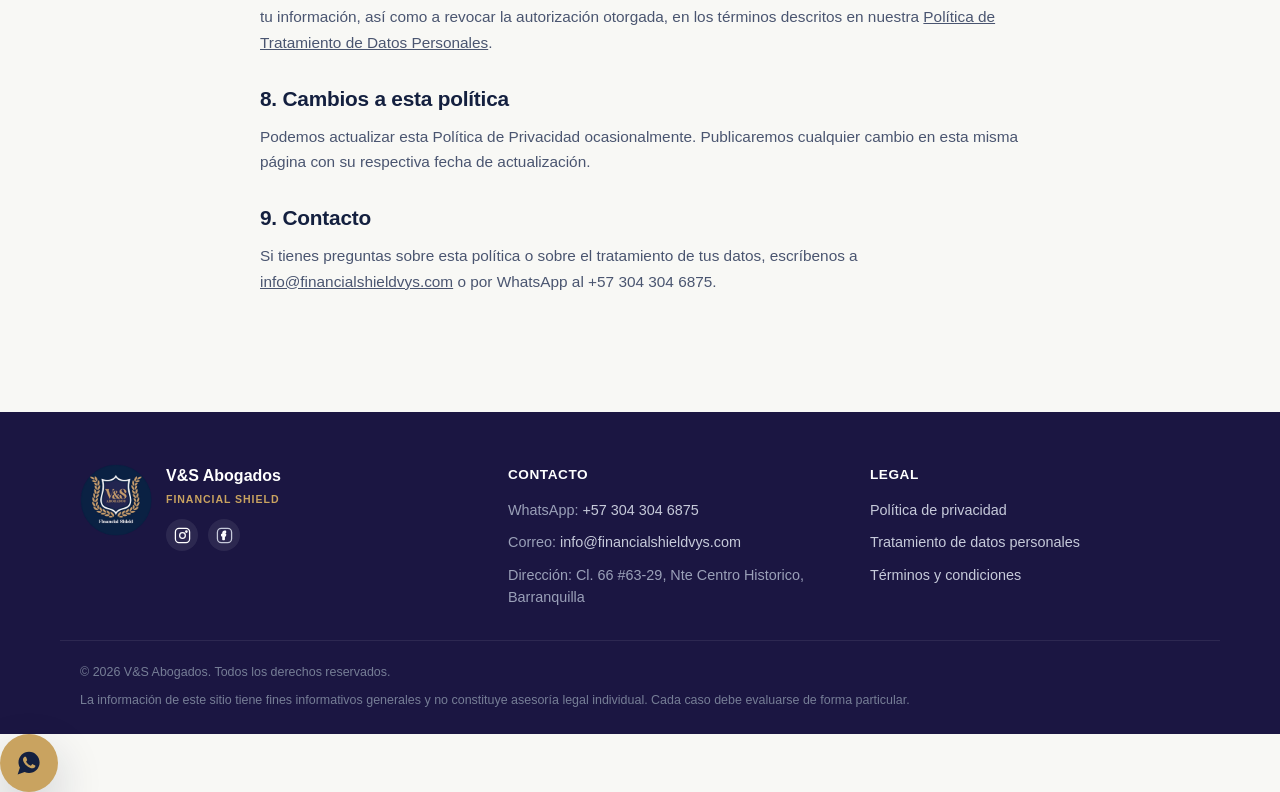
<file: politica-de-privacidad.html>
<!DOCTYPE html>
<html lang="es-CO">
<head>
<!-- Google Tag Manager -->
<script>(function(w,d,s,l,i){w[l]=w[l]||[];w[l].push({'gtm.start':
new Date().getTime(),event:'gtm.js'});var f=d.getElementsByTagName(s)[0],
j=d.createElement(s),dl=l!='dataLayer'?'&l='+l:'';j.async=true;j.src=
'https://www.googletagmanager.com/gtm.js?id='+i+dl;f.parentNode.insertBefore(j,f);
})(window,document,'script','dataLayer','GTM-M35NK2NK');</script>
<!-- End Google Tag Manager -->
<meta charset="UTF-8">
<meta name="viewport" content="width=device-width, initial-scale=1, viewport-fit=cover">
<title>Política de Privacidad | V&amp;S Abogados</title>
<meta name="description" content="Política de privacidad de V&amp;S Abogados: cómo recolectamos, usamos y protegemos tus datos personales.">
<meta name="robots" content="index, follow">
<meta name="theme-color" content="#14203F">
<link rel="icon" href="assets/img/logo-vys-icon.png?v=3" type="image/png">
<link rel="preload" href="assets/css/styles.css?v=3" as="style">
<link rel="stylesheet" href="assets/css/styles.css?v=3">
<style>
  .legal-content { padding: 20px 0 40px; }
  .legal-content h2 { font-size: 1.3rem; margin: 32px 0 12px; color: var(--navy); }
  .legal-content h2:first-child { margin-top: 0; }
  .legal-content p, .legal-content li { color: var(--ink-soft); font-size: 0.96rem; line-height: 1.65; }
  .legal-content ul { padding-left: 20px; margin: 10px 0; display: grid; gap: 6px; }
  .legal-content .legal-updated { color: var(--ink-faint); font-size: 0.85rem; margin-bottom: 24px; }
</style>
</head>
<body>
<!-- Google Tag Manager (noscript) -->
<noscript><iframe src="https://www.googletagmanager.com/ns.html?id=GTM-M35NK2NK"
height="0" width="0" style="display:none;visibility:hidden"></iframe></noscript>
<!-- End Google Tag Manager (noscript) -->

<a class="skip-link" href="#main">Saltar al contenido principal</a>

<header class="site-header" id="site-header">
  <div class="container header-inner">
    <a href="/" class="brand" aria-label="V&amp;S Abogados, ir al inicio">
      <span class="brand-mark" aria-hidden="true">
        <img src="assets/img/logo-vys-icon.png?v=3" alt="" width="100" height="100" loading="eager">
      </span>
      <span class="brand-text">
        <span class="brand-name">V&amp;S Abogados</span>
        <span class="brand-tagline">Financial Shield</span>
      </span>
    </a>
    <nav class="main-nav" aria-label="Navegación principal">
      <ul>
        <li><a href="/#proceso">Cómo funciona</a></li>
        <li><a href="/#beneficios">Beneficios</a></li>
        <li><a href="/#faq">Preguntas frecuentes</a></li>
      </ul>
    </nav>
    <a
      href="#"
      class="btn btn-cta btn-header-cta js-wa-cta"
      data-section="legal-header"
      data-message="Hola, tengo una pregunta sobre el tratamiento de mis datos personales."
      aria-label="Consulta GRATIS por WhatsApp"
    >
      <svg class="icon-wa" viewBox="0 0 32 32" aria-hidden="true"><path d="M16.04 3C9.37 3 3.98 8.39 3.98 15.06c0 2.24.6 4.34 1.66 6.15L3 29l7.98-2.6a12.03 12.03 0 0 0 5.06 1.12h.01c6.67 0 12.06-5.39 12.06-12.06C28.11 8.39 22.71 3 16.04 3zm7.05 17.28c-.3.84-1.72 1.63-2.38 1.73-.6.09-1.36.13-2.2-.14-.5-.16-1.15-.37-1.98-.72-3.49-1.5-5.76-5.02-5.94-5.25-.17-.24-1.42-1.89-1.42-3.6 0-1.72.9-2.56 1.22-2.91.31-.34.68-.43.91-.43.23 0 .46 0 .66.01.21.01.5-.08.78.6.3.7.99 2.43 1.08 2.6.09.17.15.38.03.61-.12.24-.18.38-.36.58-.18.21-.37.46-.53.62-.18.17-.36.36-.16.7.21.34.92 1.53 1.98 2.48 1.36 1.22 2.51 1.6 2.85 1.78.34.17.54.15.74-.08.21-.24.87-1.02 1.11-1.37.23-.34.46-.28.77-.17.31.11 1.98.94 2.32 1.11.34.17.56.26.65.4.09.15.09.85-.21 1.68z"/></svg>
      <span>Consulta gratis</span>
    </a>
  </div>
</header>

<main id="main">
  <section class="section">
    <div class="container narrow legal-content">
      <p class="eyebrow">V&amp;S Abogados</p>
      <h1>Política de Privacidad</h1>
      <p class="legal-updated">Última actualización: agosto de 2026</p>

      <p>
        En V&amp;S Abogados ("V&amp;S Abogados", "nosotros") respetamos tu privacidad y nos comprometemos
        a proteger los datos personales que nos compartes cuando visitas este sitio web o te
        comunicas con nosotros por WhatsApp, correo electrónico u otros canales de contacto.
        Esta Política de Privacidad explica qué información recolectamos, para qué la usamos
        y qué derechos tienes sobre ella, en concordancia con la Ley 1581 de 2012, el Decreto
        1377 de 2013 y demás normas colombianas de protección de datos personales.
      </p>

      <h2>1. Información que recolectamos</h2>
      <p>Podemos recolectar los siguientes tipos de datos cuando interactúas con este sitio o nos escribes:</p>
      <ul>
        <li>Datos de contacto que nos proporcionas voluntariamente por WhatsApp o correo (nombre, número de teléfono, correo electrónico).</li>
        <li>Información sobre tu situación financiera o legal que decidas compartirnos para evaluar tu caso.</li>
        <li>Datos técnicos de navegación (tipo de dispositivo, páginas visitadas, tiempo de permanencia) recolectados mediante herramientas de analítica web.</li>
      </ul>

      <h2>2. Finalidad del tratamiento</h2>
      <p>Usamos tus datos personales para:</p>
      <ul>
        <li>Evaluar tu situación y responder a tu solicitud de consulta.</li>
        <li>Brindarte asesoría legal en caso de que decidas contratar nuestros servicios.</li>
        <li>Mejorar el contenido y funcionamiento de este sitio web.</li>
        <li>Cumplir con obligaciones legales o regulatorias aplicables a nuestra actividad.</li>
      </ul>
      <p>No usamos tus datos con fines distintos a los aquí descritos sin tu autorización previa.</p>

      <h2>3. Cómo se recolecta tu autorización</h2>
      <p>
        Al escribirnos por WhatsApp, completar un formulario en este sitio o enviarnos un
        correo electrónico, autorizas el tratamiento de los datos personales que nos compartas
        voluntariamente, para las finalidades descritas en esta política.
      </p>

      <h2>4. Con quién compartimos tu información</h2>
      <p>
        No vendemos ni alquilamos tus datos personales a terceros. Solo podemos compartir
        información con proveedores tecnológicos que nos prestan servicios de hosting,
        comunicación o analítica (bajo acuerdos de confidencialidad), o cuando una autoridad
        competente lo requiera conforme a la ley.
      </p>

      <h2>5. Seguridad de la información</h2>
      <p>
        Implementamos medidas técnicas y administrativas razonables para proteger tus datos
        contra acceso no autorizado, pérdida o uso indebido. Sin embargo, ningún medio de
        transmisión o almacenamiento electrónico es 100% seguro.
      </p>

      <h2>6. Cookies y analítica</h2>
      <p>
        Este sitio puede usar cookies o herramientas de analítica web para entender cómo lo
        usan los visitantes y mejorar la experiencia. Puedes configurar tu navegador para
        rechazar cookies, aunque esto podría afectar algunas funciones del sitio.
      </p>

      <h2>7. Tus derechos</h2>
      <p>
        Como titular de tus datos personales, tienes derecho a conocer, actualizar, rectificar
        y solicitar la supresión de tu información, así como a revocar la autorización otorgada,
        en los términos descritos en nuestra <a href="/tratamiento-de-datos.html">Política de Tratamiento de Datos Personales</a>.
      </p>

      <h2>8. Cambios a esta política</h2>
      <p>
        Podemos actualizar esta Política de Privacidad ocasionalmente. Publicaremos cualquier
        cambio en esta misma página con su respectiva fecha de actualización.
      </p>

      <h2>9. Contacto</h2>
      <p>
        Si tienes preguntas sobre esta política o sobre el tratamiento de tus datos, escríbenos
        a <a href="mailto:info@financialshieldvys.com">info@financialshieldvys.com</a> o por
        WhatsApp al +57 304 304 6875.
      </p>
    </div>
  </section>
</main>

<footer class="site-footer">
  <div class="container footer-grid">
    <div class="footer-brand">
      <span class="brand-mark" aria-hidden="true">
        <img src="assets/img/logo-vys-icon.png?v=3" alt="" width="100" height="100" loading="lazy">
      </span>
      <div class="footer-brand-text">
        <strong>V&amp;S Abogados</strong>
        <span class="footer-tagline">Financial Shield</span>
        <div class="footer-social">
          <a href="https://www.instagram.com/financial_shield_/" target="_blank" rel="noopener noreferrer" aria-label="Instagram de V&amp;S Abogados">
            <svg viewBox="0 0 24 24" aria-hidden="true"><rect x="2" y="2" width="20" height="20" rx="5"/><circle cx="12" cy="12" r="4"/><circle cx="17.5" cy="6.5" r="1"/></svg>
          </a>
          <a href="https://www.facebook.com/profile.php?id=61577441350823" target="_blank" rel="noopener noreferrer" aria-label="Facebook de V&amp;S Abogados">
            <svg class="icon-fb" viewBox="0 0 24 24" aria-hidden="true"><rect x="2" y="2" width="20" height="20" rx="5.5"/><path d="M13.5 8.2h-1.2c-.4 0-.6.2-.6.6v1.6h1.9l-.3 2h-1.6v5.4h-2v-5.4H8v-2h1.7V8.5c0-1.6 1-2.7 2.6-2.7h1.2v2.4z"/></svg>
          </a>
        </div>
      </div>
    </div>

    <div class="footer-col">
      <h3>Contacto</h3>
      <ul>
        <li>WhatsApp: <a class="js-wa-cta" data-section="legal-footer" data-message="Hola, quiero más información sobre el proceso de insolvencia de persona natural." href="#">+57 304 304 6875</a></li>
        <li>Correo: <a href="mailto:info@financialshieldvys.com">info@financialshieldvys.com</a></li>
        <li>Dirección: Cl. 66 #63-29, Nte Centro Historico, Barranquilla</li>
      </ul>
    </div>

    <div class="footer-col">
      <h3>Legal</h3>
      <ul>
        <li><a href="/politica-de-privacidad.html">Política de privacidad</a></li>
        <li><a href="/tratamiento-de-datos.html">Tratamiento de datos personales</a></li>
        <li><a href="/terminos-y-condiciones.html">Términos y condiciones</a></li>
      </ul>
    </div>
  </div>

  <div class="container footer-bottom">
    <p>© <span id="footer-year"></span> V&amp;S Abogados. Todos los derechos reservados.</p>
    <p class="footer-disclaimer">
      La información de este sitio tiene fines informativos generales y no constituye
      asesoría legal individual. Cada caso debe evaluarse de forma particular.
    </p>
  </div>
</footer>

<a
  href="#"
  class="wa-float js-wa-cta"
  data-section="legal-floating"
  data-message="Hola, quiero solicitar la consulta gratuita sobre insolvencia de persona natural."
  aria-label="Escríbenos por WhatsApp, consulta gratis"
>
  <svg class="icon-wa" viewBox="0 0 32 32" aria-hidden="true"><path d="M16.04 3C9.37 3 3.98 8.39 3.98 15.06c0 2.24.6 4.34 1.66 6.15L3 29l7.98-2.6a12.03 12.03 0 0 0 5.06 1.12h.01c6.67 0 12.06-5.39 12.06-12.06C28.11 8.39 22.71 3 16.04 3zm7.05 17.28c-.3.84-1.72 1.63-2.38 1.73-.6.09-1.36.13-2.2-.14-.5-.16-1.15-.37-1.98-.72-3.49-1.5-5.76-5.02-5.94-5.25-.17-.24-1.42-1.89-1.42-3.6 0-1.72.9-2.56 1.22-2.91.31-.34.68-.43.91-.43.23 0 .46 0 .66.01.21.01.5-.08.78.6.3.7.99 2.43 1.08 2.6.09.17.15.38.03.61-.12.24-.18.38-.36.58-.18.21-.37.46-.53.62-.18.17-.36.36-.16.7.21.34.92 1.53 1.98 2.48 1.36 1.22 2.51 1.6 2.85 1.78.34.17.54.15.74-.08.21-.24.87-1.02 1.11-1.37.23-.34.46-.28.77-.17.31.11 1.98.94 2.32 1.11.34.17.56.26.65.4.09.15.09.85-.21 1.68z"/></svg>
</a>

<script src="assets/js/main.js" defer></script>
</body>
</html>
</file>
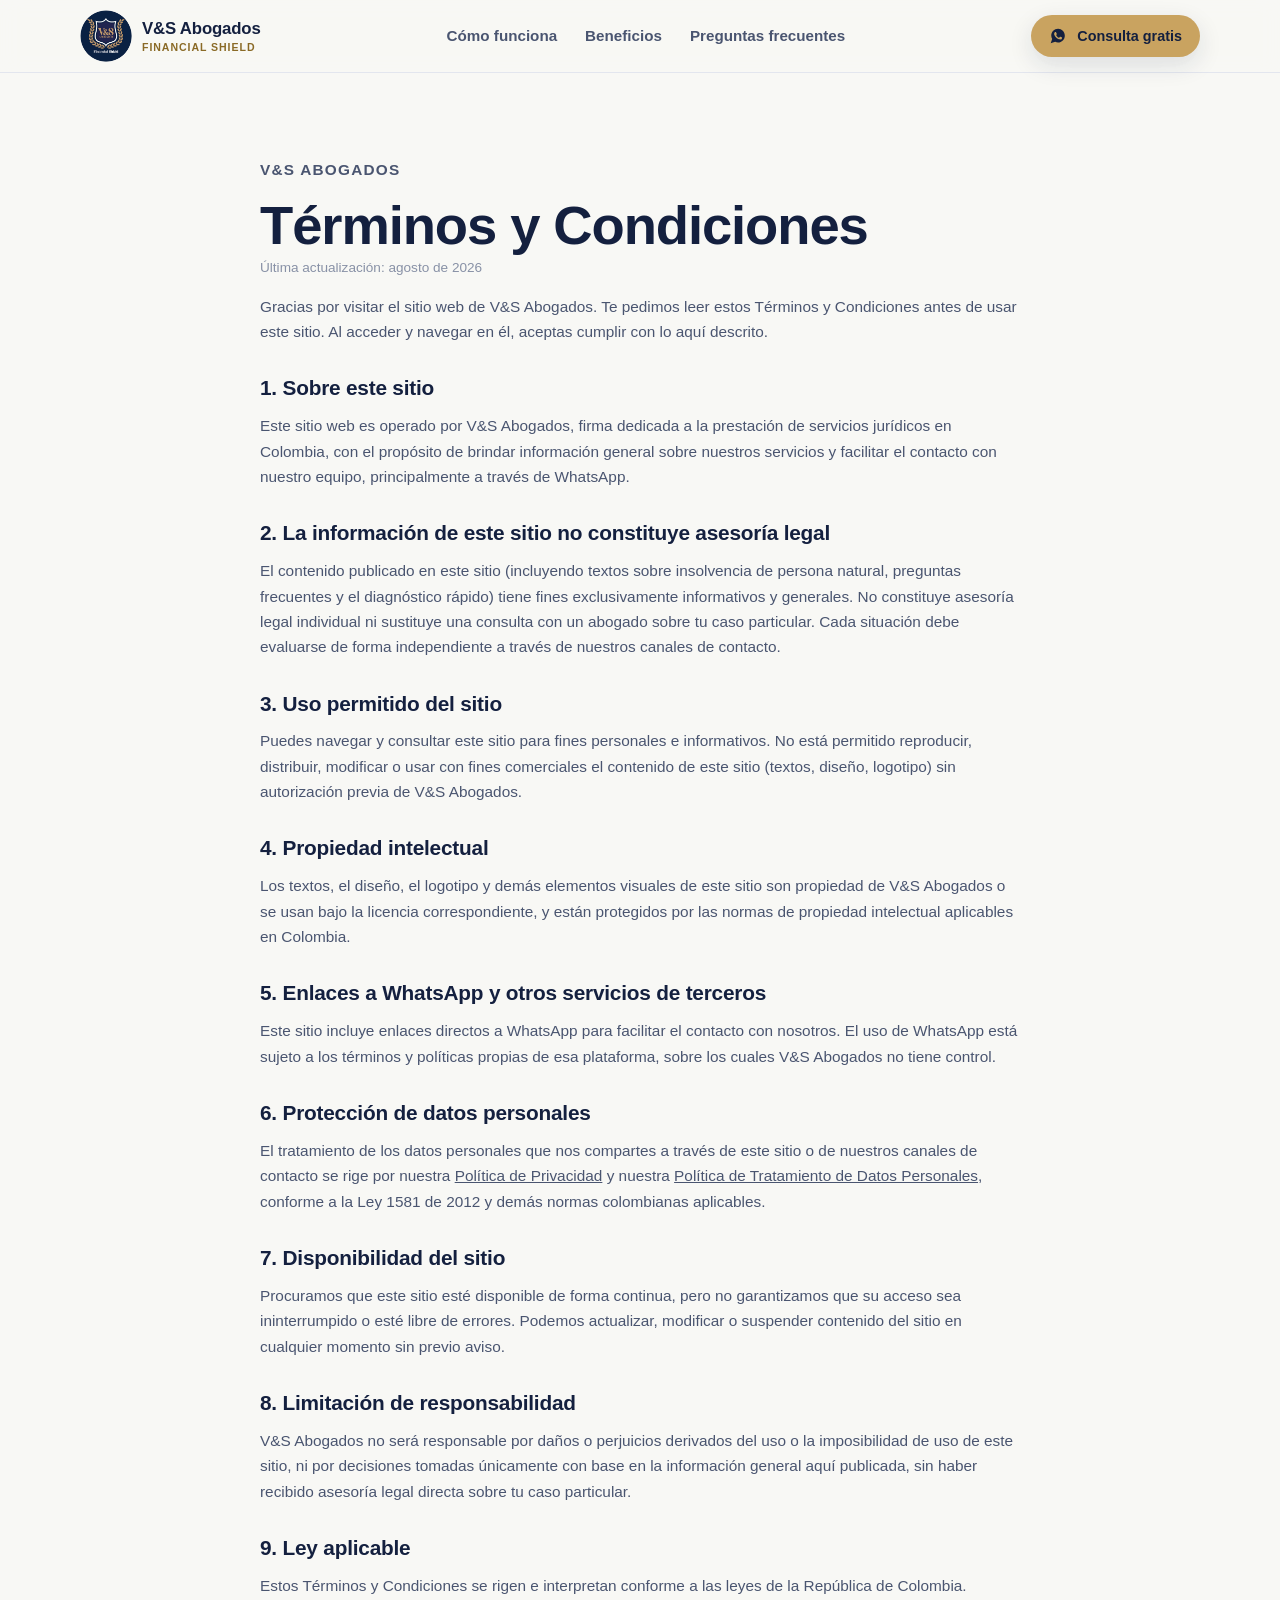
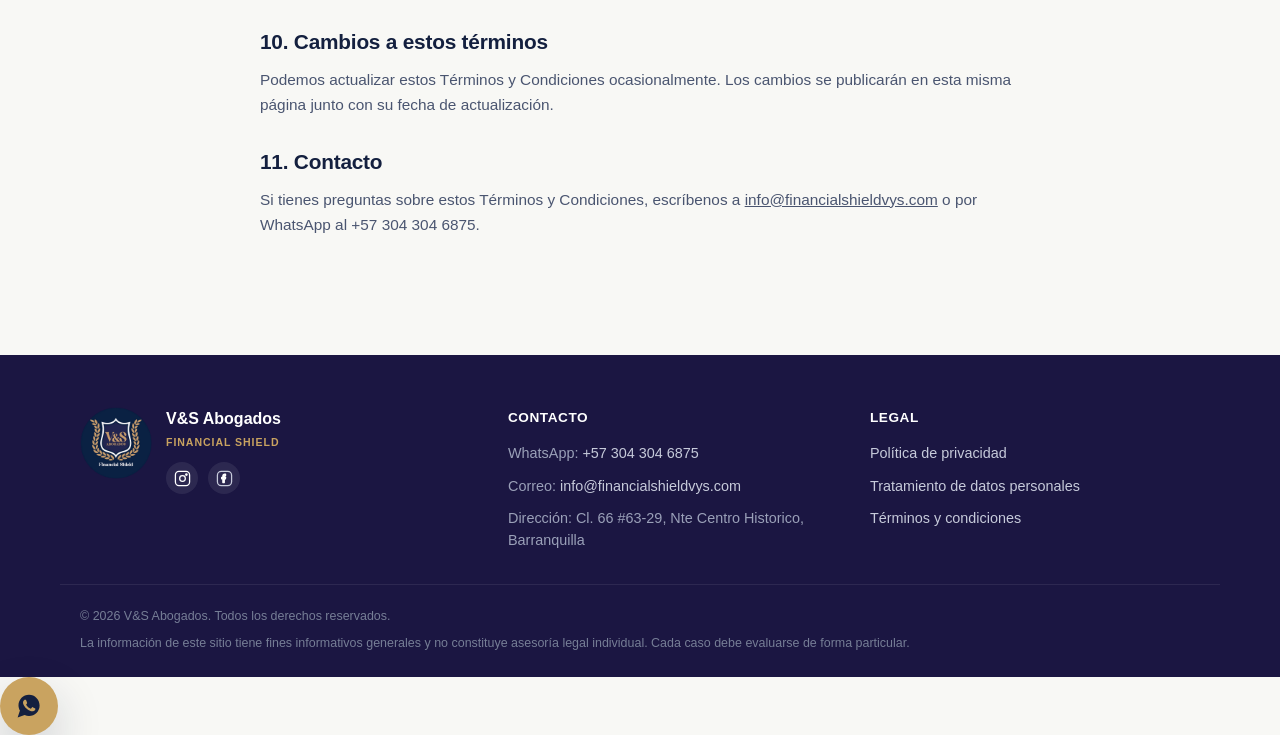
<file: terminos-y-condiciones.html>
<!DOCTYPE html>
<html lang="es-CO">
<head>
<!-- Google Tag Manager -->
<script>(function(w,d,s,l,i){w[l]=w[l]||[];w[l].push({'gtm.start':
new Date().getTime(),event:'gtm.js'});var f=d.getElementsByTagName(s)[0],
j=d.createElement(s),dl=l!='dataLayer'?'&l='+l:'';j.async=true;j.src=
'https://www.googletagmanager.com/gtm.js?id='+i+dl;f.parentNode.insertBefore(j,f);
})(window,document,'script','dataLayer','GTM-M35NK2NK');</script>
<!-- End Google Tag Manager -->
<meta charset="UTF-8">
<meta name="viewport" content="width=device-width, initial-scale=1, viewport-fit=cover">
<title>Términos y Condiciones | V&amp;S Abogados</title>
<meta name="description" content="Términos y condiciones de uso del sitio web de V&amp;S Abogados.">
<meta name="robots" content="index, follow">
<meta name="theme-color" content="#14203F">
<link rel="icon" href="assets/img/logo-vys-icon.png?v=3" type="image/png">
<link rel="preload" href="assets/css/styles.css?v=3" as="style">
<link rel="stylesheet" href="assets/css/styles.css?v=3">
<style>
  .legal-content { padding: 20px 0 40px; }
  .legal-content h2 { font-size: 1.3rem; margin: 32px 0 12px; color: var(--navy); }
  .legal-content h2:first-child { margin-top: 0; }
  .legal-content p, .legal-content li { color: var(--ink-soft); font-size: 0.96rem; line-height: 1.65; }
  .legal-content ul { padding-left: 20px; margin: 10px 0; display: grid; gap: 6px; }
  .legal-content .legal-updated { color: var(--ink-faint); font-size: 0.85rem; margin-bottom: 24px; }
</style>
</head>
<body>
<!-- Google Tag Manager (noscript) -->
<noscript><iframe src="https://www.googletagmanager.com/ns.html?id=GTM-M35NK2NK"
height="0" width="0" style="display:none;visibility:hidden"></iframe></noscript>
<!-- End Google Tag Manager (noscript) -->

<a class="skip-link" href="#main">Saltar al contenido principal</a>

<header class="site-header" id="site-header">
  <div class="container header-inner">
    <a href="/" class="brand" aria-label="V&amp;S Abogados, ir al inicio">
      <span class="brand-mark" aria-hidden="true">
        <img src="assets/img/logo-vys-icon.png?v=3" alt="" width="100" height="100" loading="eager">
      </span>
      <span class="brand-text">
        <span class="brand-name">V&amp;S Abogados</span>
        <span class="brand-tagline">Financial Shield</span>
      </span>
    </a>
    <nav class="main-nav" aria-label="Navegación principal">
      <ul>
        <li><a href="/#proceso">Cómo funciona</a></li>
        <li><a href="/#beneficios">Beneficios</a></li>
        <li><a href="/#faq">Preguntas frecuentes</a></li>
      </ul>
    </nav>
    <a
      href="#"
      class="btn btn-cta btn-header-cta js-wa-cta"
      data-section="legal-header"
      data-message="Hola, tengo una pregunta sobre los términos y condiciones del sitio."
      aria-label="Consulta GRATIS por WhatsApp"
    >
      <svg class="icon-wa" viewBox="0 0 32 32" aria-hidden="true"><path d="M16.04 3C9.37 3 3.98 8.39 3.98 15.06c0 2.24.6 4.34 1.66 6.15L3 29l7.98-2.6a12.03 12.03 0 0 0 5.06 1.12h.01c6.67 0 12.06-5.39 12.06-12.06C28.11 8.39 22.71 3 16.04 3zm7.05 17.28c-.3.84-1.72 1.63-2.38 1.73-.6.09-1.36.13-2.2-.14-.5-.16-1.15-.37-1.98-.72-3.49-1.5-5.76-5.02-5.94-5.25-.17-.24-1.42-1.89-1.42-3.6 0-1.72.9-2.56 1.22-2.91.31-.34.68-.43.91-.43.23 0 .46 0 .66.01.21.01.5-.08.78.6.3.7.99 2.43 1.08 2.6.09.17.15.38.03.61-.12.24-.18.38-.36.58-.18.21-.37.46-.53.62-.18.17-.36.36-.16.7.21.34.92 1.53 1.98 2.48 1.36 1.22 2.51 1.6 2.85 1.78.34.17.54.15.74-.08.21-.24.87-1.02 1.11-1.37.23-.34.46-.28.77-.17.31.11 1.98.94 2.32 1.11.34.17.56.26.65.4.09.15.09.85-.21 1.68z"/></svg>
      <span>Consulta gratis</span>
    </a>
  </div>
</header>

<main id="main">
  <section class="section">
    <div class="container narrow legal-content">
      <p class="eyebrow">V&amp;S Abogados</p>
      <h1>Términos y Condiciones</h1>
      <p class="legal-updated">Última actualización: agosto de 2026</p>

      <p>
        Gracias por visitar el sitio web de V&amp;S Abogados. Te pedimos leer estos Términos
        y Condiciones antes de usar este sitio. Al acceder y navegar en él, aceptas cumplir
        con lo aquí descrito.
      </p>

      <h2>1. Sobre este sitio</h2>
      <p>
        Este sitio web es operado por V&amp;S Abogados, firma dedicada a la prestación de
        servicios jurídicos en Colombia, con el propósito de brindar información general
        sobre nuestros servicios y facilitar el contacto con nuestro equipo, principalmente
        a través de WhatsApp.
      </p>

      <h2>2. La información de este sitio no constituye asesoría legal</h2>
      <p>
        El contenido publicado en este sitio (incluyendo textos sobre insolvencia de persona
        natural, preguntas frecuentes y el diagnóstico rápido) tiene fines exclusivamente
        informativos y generales. No constituye asesoría legal individual ni sustituye una
        consulta con un abogado sobre tu caso particular. Cada situación debe evaluarse de
        forma independiente a través de nuestros canales de contacto.
      </p>

      <h2>3. Uso permitido del sitio</h2>
      <p>
        Puedes navegar y consultar este sitio para fines personales e informativos. No está
        permitido reproducir, distribuir, modificar o usar con fines comerciales el contenido
        de este sitio (textos, diseño, logotipo) sin autorización previa de V&amp;S Abogados.
      </p>

      <h2>4. Propiedad intelectual</h2>
      <p>
        Los textos, el diseño, el logotipo y demás elementos visuales de este sitio son
        propiedad de V&amp;S Abogados o se usan bajo la licencia correspondiente, y están
        protegidos por las normas de propiedad intelectual aplicables en Colombia.
      </p>

      <h2>5. Enlaces a WhatsApp y otros servicios de terceros</h2>
      <p>
        Este sitio incluye enlaces directos a WhatsApp para facilitar el contacto con nosotros.
        El uso de WhatsApp está sujeto a los términos y políticas propias de esa plataforma,
        sobre los cuales V&amp;S Abogados no tiene control.
      </p>

      <h2>6. Protección de datos personales</h2>
      <p>
        El tratamiento de los datos personales que nos compartes a través de este sitio o de
        nuestros canales de contacto se rige por nuestra
        <a href="/politica-de-privacidad.html">Política de Privacidad</a> y nuestra
        <a href="/tratamiento-de-datos.html">Política de Tratamiento de Datos Personales</a>,
        conforme a la Ley 1581 de 2012 y demás normas colombianas aplicables.
      </p>

      <h2>7. Disponibilidad del sitio</h2>
      <p>
        Procuramos que este sitio esté disponible de forma continua, pero no garantizamos que
        su acceso sea ininterrumpido o esté libre de errores. Podemos actualizar, modificar o
        suspender contenido del sitio en cualquier momento sin previo aviso.
      </p>

      <h2>8. Limitación de responsabilidad</h2>
      <p>
        V&amp;S Abogados no será responsable por daños o perjuicios derivados del uso o la
        imposibilidad de uso de este sitio, ni por decisiones tomadas únicamente con base en
        la información general aquí publicada, sin haber recibido asesoría legal directa sobre
        tu caso particular.
      </p>

      <h2>9. Ley aplicable</h2>
      <p>
        Estos Términos y Condiciones se rigen e interpretan conforme a las leyes de la
        República de Colombia.
      </p>

      <h2>10. Cambios a estos términos</h2>
      <p>
        Podemos actualizar estos Términos y Condiciones ocasionalmente. Los cambios se
        publicarán en esta misma página junto con su fecha de actualización.
      </p>

      <h2>11. Contacto</h2>
      <p>
        Si tienes preguntas sobre estos Términos y Condiciones, escríbenos a
        <a href="mailto:info@financialshieldvys.com">info@financialshieldvys.com</a> o por
        WhatsApp al +57 304 304 6875.
      </p>
    </div>
  </section>
</main>

<footer class="site-footer">
  <div class="container footer-grid">
    <div class="footer-brand">
      <span class="brand-mark" aria-hidden="true">
        <img src="assets/img/logo-vys-icon.png?v=3" alt="" width="100" height="100" loading="lazy">
      </span>
      <div class="footer-brand-text">
        <strong>V&amp;S Abogados</strong>
        <span class="footer-tagline">Financial Shield</span>
        <div class="footer-social">
          <a href="https://www.instagram.com/financial_shield_/" target="_blank" rel="noopener noreferrer" aria-label="Instagram de V&amp;S Abogados">
            <svg viewBox="0 0 24 24" aria-hidden="true"><rect x="2" y="2" width="20" height="20" rx="5"/><circle cx="12" cy="12" r="4"/><circle cx="17.5" cy="6.5" r="1"/></svg>
          </a>
          <a href="https://www.facebook.com/profile.php?id=61577441350823" target="_blank" rel="noopener noreferrer" aria-label="Facebook de V&amp;S Abogados">
            <svg class="icon-fb" viewBox="0 0 24 24" aria-hidden="true"><rect x="2" y="2" width="20" height="20" rx="5.5"/><path d="M13.5 8.2h-1.2c-.4 0-.6.2-.6.6v1.6h1.9l-.3 2h-1.6v5.4h-2v-5.4H8v-2h1.7V8.5c0-1.6 1-2.7 2.6-2.7h1.2v2.4z"/></svg>
          </a>
        </div>
      </div>
    </div>

    <div class="footer-col">
      <h3>Contacto</h3>
      <ul>
        <li>WhatsApp: <a class="js-wa-cta" data-section="legal-footer" data-message="Hola, quiero más información sobre el proceso de insolvencia de persona natural." href="#">+57 304 304 6875</a></li>
        <li>Correo: <a href="mailto:info@financialshieldvys.com">info@financialshieldvys.com</a></li>
        <li>Dirección: Cl. 66 #63-29, Nte Centro Historico, Barranquilla</li>
      </ul>
    </div>

    <div class="footer-col">
      <h3>Legal</h3>
      <ul>
        <li><a href="/politica-de-privacidad.html">Política de privacidad</a></li>
        <li><a href="/tratamiento-de-datos.html">Tratamiento de datos personales</a></li>
        <li><a href="/terminos-y-condiciones.html">Términos y condiciones</a></li>
      </ul>
    </div>
  </div>

  <div class="container footer-bottom">
    <p>© <span id="footer-year"></span> V&amp;S Abogados. Todos los derechos reservados.</p>
    <p class="footer-disclaimer">
      La información de este sitio tiene fines informativos generales y no constituye
      asesoría legal individual. Cada caso debe evaluarse de forma particular.
    </p>
  </div>
</footer>

<a
  href="#"
  class="wa-float js-wa-cta"
  data-section="legal-floating"
  data-message="Hola, quiero solicitar la consulta gratuita sobre insolvencia de persona natural."
  aria-label="Escríbenos por WhatsApp, consulta gratis"
>
  <svg class="icon-wa" viewBox="0 0 32 32" aria-hidden="true"><path d="M16.04 3C9.37 3 3.98 8.39 3.98 15.06c0 2.24.6 4.34 1.66 6.15L3 29l7.98-2.6a12.03 12.03 0 0 0 5.06 1.12h.01c6.67 0 12.06-5.39 12.06-12.06C28.11 8.39 22.71 3 16.04 3zm7.05 17.28c-.3.84-1.72 1.63-2.38 1.73-.6.09-1.36.13-2.2-.14-.5-.16-1.15-.37-1.98-.72-3.49-1.5-5.76-5.02-5.94-5.25-.17-.24-1.42-1.89-1.42-3.6 0-1.72.9-2.56 1.22-2.91.31-.34.68-.43.91-.43.23 0 .46 0 .66.01.21.01.5-.08.78.6.3.7.99 2.43 1.08 2.6.09.17.15.38.03.61-.12.24-.18.38-.36.58-.18.21-.37.46-.53.62-.18.17-.36.36-.16.7.21.34.92 1.53 1.98 2.48 1.36 1.22 2.51 1.6 2.85 1.78.34.17.54.15.74-.08.21-.24.87-1.02 1.11-1.37.23-.34.46-.28.77-.17.31.11 1.98.94 2.32 1.11.34.17.56.26.65.4.09.15.09.85-.21 1.68z"/></svg>
</a>

<script src="assets/js/main.js" defer></script>
</body>
</html>
</file>
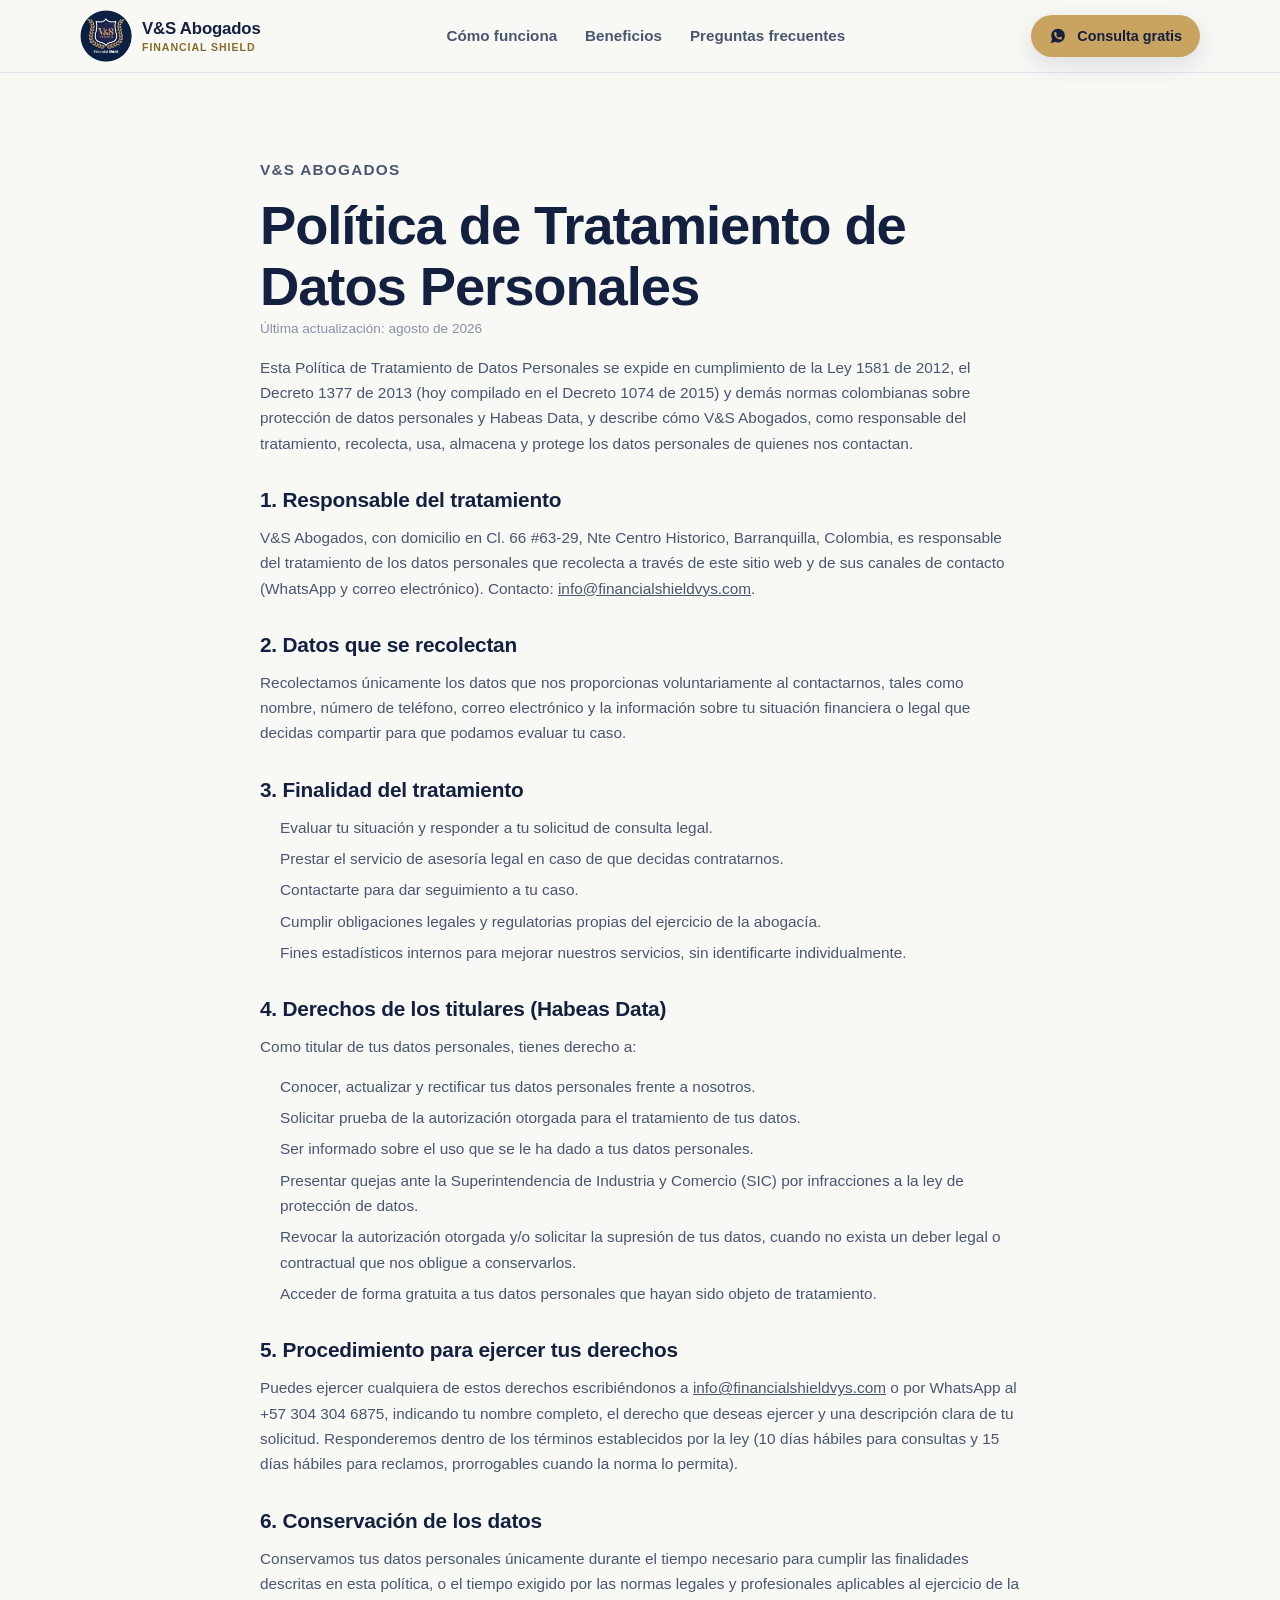
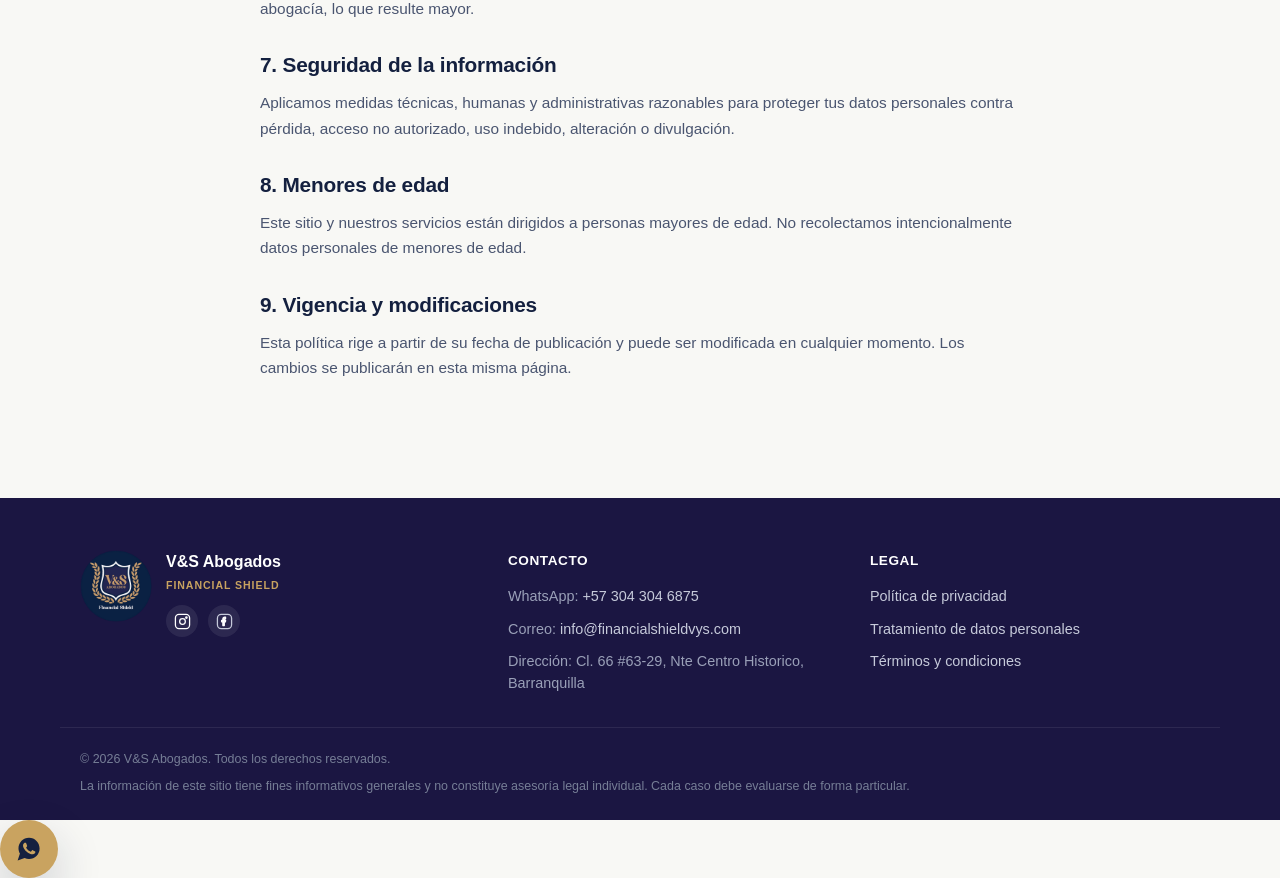
<file: tratamiento-de-datos.html>
<!DOCTYPE html>
<html lang="es-CO">
<head>
<!-- Google Tag Manager -->
<script>(function(w,d,s,l,i){w[l]=w[l]||[];w[l].push({'gtm.start':
new Date().getTime(),event:'gtm.js'});var f=d.getElementsByTagName(s)[0],
j=d.createElement(s),dl=l!='dataLayer'?'&l='+l:'';j.async=true;j.src=
'https://www.googletagmanager.com/gtm.js?id='+i+dl;f.parentNode.insertBefore(j,f);
})(window,document,'script','dataLayer','GTM-M35NK2NK');</script>
<!-- End Google Tag Manager -->
<meta charset="UTF-8">
<meta name="viewport" content="width=device-width, initial-scale=1, viewport-fit=cover">
<title>Política de Tratamiento de Datos Personales | V&amp;S Abogados</title>
<meta name="description" content="Política de tratamiento de datos personales de V&amp;S Abogados conforme a la Ley 1581 de 2012 (Habeas Data) de Colombia.">
<meta name="robots" content="index, follow">
<meta name="theme-color" content="#14203F">
<link rel="icon" href="assets/img/logo-vys-icon.png?v=3" type="image/png">
<link rel="preload" href="assets/css/styles.css?v=3" as="style">
<link rel="stylesheet" href="assets/css/styles.css?v=3">
<style>
  .legal-content { padding: 20px 0 40px; }
  .legal-content h2 { font-size: 1.3rem; margin: 32px 0 12px; color: var(--navy); }
  .legal-content h2:first-child { margin-top: 0; }
  .legal-content p, .legal-content li { color: var(--ink-soft); font-size: 0.96rem; line-height: 1.65; }
  .legal-content ul { padding-left: 20px; margin: 10px 0; display: grid; gap: 6px; }
  .legal-content .legal-updated { color: var(--ink-faint); font-size: 0.85rem; margin-bottom: 24px; }
</style>
</head>
<body>
<!-- Google Tag Manager (noscript) -->
<noscript><iframe src="https://www.googletagmanager.com/ns.html?id=GTM-M35NK2NK"
height="0" width="0" style="display:none;visibility:hidden"></iframe></noscript>
<!-- End Google Tag Manager (noscript) -->

<a class="skip-link" href="#main">Saltar al contenido principal</a>

<header class="site-header" id="site-header">
  <div class="container header-inner">
    <a href="/" class="brand" aria-label="V&amp;S Abogados, ir al inicio">
      <span class="brand-mark" aria-hidden="true">
        <img src="assets/img/logo-vys-icon.png?v=3" alt="" width="100" height="100" loading="eager">
      </span>
      <span class="brand-text">
        <span class="brand-name">V&amp;S Abogados</span>
        <span class="brand-tagline">Financial Shield</span>
      </span>
    </a>
    <nav class="main-nav" aria-label="Navegación principal">
      <ul>
        <li><a href="/#proceso">Cómo funciona</a></li>
        <li><a href="/#beneficios">Beneficios</a></li>
        <li><a href="/#faq">Preguntas frecuentes</a></li>
      </ul>
    </nav>
    <a
      href="#"
      class="btn btn-cta btn-header-cta js-wa-cta"
      data-section="legal-header"
      data-message="Hola, tengo una pregunta sobre el tratamiento de mis datos personales."
      aria-label="Consulta GRATIS por WhatsApp"
    >
      <svg class="icon-wa" viewBox="0 0 32 32" aria-hidden="true"><path d="M16.04 3C9.37 3 3.98 8.39 3.98 15.06c0 2.24.6 4.34 1.66 6.15L3 29l7.98-2.6a12.03 12.03 0 0 0 5.06 1.12h.01c6.67 0 12.06-5.39 12.06-12.06C28.11 8.39 22.71 3 16.04 3zm7.05 17.28c-.3.84-1.72 1.63-2.38 1.73-.6.09-1.36.13-2.2-.14-.5-.16-1.15-.37-1.98-.72-3.49-1.5-5.76-5.02-5.94-5.25-.17-.24-1.42-1.89-1.42-3.6 0-1.72.9-2.56 1.22-2.91.31-.34.68-.43.91-.43.23 0 .46 0 .66.01.21.01.5-.08.78.6.3.7.99 2.43 1.08 2.6.09.17.15.38.03.61-.12.24-.18.38-.36.58-.18.21-.37.46-.53.62-.18.17-.36.36-.16.7.21.34.92 1.53 1.98 2.48 1.36 1.22 2.51 1.6 2.85 1.78.34.17.54.15.74-.08.21-.24.87-1.02 1.11-1.37.23-.34.46-.28.77-.17.31.11 1.98.94 2.32 1.11.34.17.56.26.65.4.09.15.09.85-.21 1.68z"/></svg>
      <span>Consulta gratis</span>
    </a>
  </div>
</header>

<main id="main">
  <section class="section">
    <div class="container narrow legal-content">
      <p class="eyebrow">V&amp;S Abogados</p>
      <h1>Política de Tratamiento de Datos Personales</h1>
      <p class="legal-updated">Última actualización: agosto de 2026</p>

      <p>
        Esta Política de Tratamiento de Datos Personales se expide en cumplimiento de la
        Ley 1581 de 2012, el Decreto 1377 de 2013 (hoy compilado en el Decreto 1074 de 2015)
        y demás normas colombianas sobre protección de datos personales y Habeas Data,
        y describe cómo V&amp;S Abogados, como responsable del tratamiento, recolecta, usa,
        almacena y protege los datos personales de quienes nos contactan.
      </p>

      <h2>1. Responsable del tratamiento</h2>
      <p>
        V&amp;S Abogados, con domicilio en Cl. 66 #63-29, Nte Centro Historico, Barranquilla,
        Colombia, es responsable del tratamiento de los datos personales que recolecta a
        través de este sitio web y de sus canales de contacto (WhatsApp y correo electrónico).
        Contacto: <a href="mailto:info@financialshieldvys.com">info@financialshieldvys.com</a>.
      </p>

      <h2>2. Datos que se recolectan</h2>
      <p>
        Recolectamos únicamente los datos que nos proporcionas voluntariamente al contactarnos,
        tales como nombre, número de teléfono, correo electrónico y la información sobre tu
        situación financiera o legal que decidas compartir para que podamos evaluar tu caso.
      </p>

      <h2>3. Finalidad del tratamiento</h2>
      <ul>
        <li>Evaluar tu situación y responder a tu solicitud de consulta legal.</li>
        <li>Prestar el servicio de asesoría legal en caso de que decidas contratarnos.</li>
        <li>Contactarte para dar seguimiento a tu caso.</li>
        <li>Cumplir obligaciones legales y regulatorias propias del ejercicio de la abogacía.</li>
        <li>Fines estadísticos internos para mejorar nuestros servicios, sin identificarte individualmente.</li>
      </ul>

      <h2>4. Derechos de los titulares (Habeas Data)</h2>
      <p>Como titular de tus datos personales, tienes derecho a:</p>
      <ul>
        <li>Conocer, actualizar y rectificar tus datos personales frente a nosotros.</li>
        <li>Solicitar prueba de la autorización otorgada para el tratamiento de tus datos.</li>
        <li>Ser informado sobre el uso que se le ha dado a tus datos personales.</li>
        <li>Presentar quejas ante la Superintendencia de Industria y Comercio (SIC) por infracciones a la ley de protección de datos.</li>
        <li>Revocar la autorización otorgada y/o solicitar la supresión de tus datos, cuando no exista un deber legal o contractual que nos obligue a conservarlos.</li>
        <li>Acceder de forma gratuita a tus datos personales que hayan sido objeto de tratamiento.</li>
      </ul>

      <h2>5. Procedimiento para ejercer tus derechos</h2>
      <p>
        Puedes ejercer cualquiera de estos derechos escribiéndonos a
        <a href="mailto:info@financialshieldvys.com">info@financialshieldvys.com</a> o por
        WhatsApp al +57 304 304 6875, indicando tu nombre completo, el derecho que deseas
        ejercer y una descripción clara de tu solicitud. Responderemos dentro de los términos
        establecidos por la ley (10 días hábiles para consultas y 15 días hábiles para reclamos,
        prorrogables cuando la norma lo permita).
      </p>

      <h2>6. Conservación de los datos</h2>
      <p>
        Conservamos tus datos personales únicamente durante el tiempo necesario para cumplir
        las finalidades descritas en esta política, o el tiempo exigido por las normas legales
        y profesionales aplicables al ejercicio de la abogacía, lo que resulte mayor.
      </p>

      <h2>7. Seguridad de la información</h2>
      <p>
        Aplicamos medidas técnicas, humanas y administrativas razonables para proteger tus
        datos personales contra pérdida, acceso no autorizado, uso indebido, alteración o
        divulgación.
      </p>

      <h2>8. Menores de edad</h2>
      <p>
        Este sitio y nuestros servicios están dirigidos a personas mayores de edad. No
        recolectamos intencionalmente datos personales de menores de edad.
      </p>

      <h2>9. Vigencia y modificaciones</h2>
      <p>
        Esta política rige a partir de su fecha de publicación y puede ser modificada en
        cualquier momento. Los cambios se publicarán en esta misma página.
      </p>
    </div>
  </section>
</main>

<footer class="site-footer">
  <div class="container footer-grid">
    <div class="footer-brand">
      <span class="brand-mark" aria-hidden="true">
        <img src="assets/img/logo-vys-icon.png?v=3" alt="" width="100" height="100" loading="lazy">
      </span>
      <div class="footer-brand-text">
        <strong>V&amp;S Abogados</strong>
        <span class="footer-tagline">Financial Shield</span>
        <div class="footer-social">
          <a href="https://www.instagram.com/financial_shield_/" target="_blank" rel="noopener noreferrer" aria-label="Instagram de V&amp;S Abogados">
            <svg viewBox="0 0 24 24" aria-hidden="true"><rect x="2" y="2" width="20" height="20" rx="5"/><circle cx="12" cy="12" r="4"/><circle cx="17.5" cy="6.5" r="1"/></svg>
          </a>
          <a href="https://www.facebook.com/profile.php?id=61577441350823" target="_blank" rel="noopener noreferrer" aria-label="Facebook de V&amp;S Abogados">
            <svg class="icon-fb" viewBox="0 0 24 24" aria-hidden="true"><rect x="2" y="2" width="20" height="20" rx="5.5"/><path d="M13.5 8.2h-1.2c-.4 0-.6.2-.6.6v1.6h1.9l-.3 2h-1.6v5.4h-2v-5.4H8v-2h1.7V8.5c0-1.6 1-2.7 2.6-2.7h1.2v2.4z"/></svg>
          </a>
        </div>
      </div>
    </div>

    <div class="footer-col">
      <h3>Contacto</h3>
      <ul>
        <li>WhatsApp: <a class="js-wa-cta" data-section="legal-footer" data-message="Hola, quiero más información sobre el proceso de insolvencia de persona natural." href="#">+57 304 304 6875</a></li>
        <li>Correo: <a href="mailto:info@financialshieldvys.com">info@financialshieldvys.com</a></li>
        <li>Dirección: Cl. 66 #63-29, Nte Centro Historico, Barranquilla</li>
      </ul>
    </div>

    <div class="footer-col">
      <h3>Legal</h3>
      <ul>
        <li><a href="/politica-de-privacidad.html">Política de privacidad</a></li>
        <li><a href="/tratamiento-de-datos.html">Tratamiento de datos personales</a></li>
        <li><a href="/terminos-y-condiciones.html">Términos y condiciones</a></li>
      </ul>
    </div>
  </div>

  <div class="container footer-bottom">
    <p>© <span id="footer-year"></span> V&amp;S Abogados. Todos los derechos reservados.</p>
    <p class="footer-disclaimer">
      La información de este sitio tiene fines informativos generales y no constituye
      asesoría legal individual. Cada caso debe evaluarse de forma particular.
    </p>
  </div>
</footer>

<a
  href="#"
  class="wa-float js-wa-cta"
  data-section="legal-floating"
  data-message="Hola, quiero solicitar la consulta gratuita sobre insolvencia de persona natural."
  aria-label="Escríbenos por WhatsApp, consulta gratis"
>
  <svg class="icon-wa" viewBox="0 0 32 32" aria-hidden="true"><path d="M16.04 3C9.37 3 3.98 8.39 3.98 15.06c0 2.24.6 4.34 1.66 6.15L3 29l7.98-2.6a12.03 12.03 0 0 0 5.06 1.12h.01c6.67 0 12.06-5.39 12.06-12.06C28.11 8.39 22.71 3 16.04 3zm7.05 17.28c-.3.84-1.72 1.63-2.38 1.73-.6.09-1.36.13-2.2-.14-.5-.16-1.15-.37-1.98-.72-3.49-1.5-5.76-5.02-5.94-5.25-.17-.24-1.42-1.89-1.42-3.6 0-1.72.9-2.56 1.22-2.91.31-.34.68-.43.91-.43.23 0 .46 0 .66.01.21.01.5-.08.78.6.3.7.99 2.43 1.08 2.6.09.17.15.38.03.61-.12.24-.18.38-.36.58-.18.21-.37.46-.53.62-.18.17-.36.36-.16.7.21.34.92 1.53 1.98 2.48 1.36 1.22 2.51 1.6 2.85 1.78.34.17.54.15.74-.08.21-.24.87-1.02 1.11-1.37.23-.34.46-.28.77-.17.31.11 1.98.94 2.32 1.11.34.17.56.26.65.4.09.15.09.85-.21 1.68z"/></svg>
</a>

<script src="assets/js/main.js" defer></script>
</body>
</html>
</file>
<file: assets/css/styles.css>
/* ==========================================================================
   V&S Abogados — Financial Shield
   Landing de Insolvencia de Persona Natural
   Sistema visual: identidad corporativa — azul marino, dorado, blanco.
   ========================================================================== */

:root {
  /* Color system — basado en la identidad de marca V&S (navy / dorado / blanco) */
  --bg: #F8F8F5;
  --bg-soft: #EEF1F6;
  --bg-gold-tint: #FBF3E1;
  --surface: #FFFFFF;
  --ink: #16213F;
  --ink-soft: #4A5570;
  --ink-faint: #8891A6;
  --navy: #14203F;
  --navy-deep: #1B1642;
  --gold: #C9A360;
  --gold-deep: #8A6A26;
  --gold-pale: #F0DDAA;
  --border: #E3E6EE;
  --shadow-sm: 0 1px 2px rgba(20, 32, 63, 0.07);
  --shadow-md: 0 8px 24px rgba(20, 32, 63, 0.12);
  --shadow-lg: 0 20px 48px rgba(20, 32, 63, 0.20);
  --radius-sm: 10px;
  --radius-md: 16px;
  --radius-lg: 24px;
  --font: -apple-system, BlinkMacSystemFont, "Segoe UI", Roboto, "Helvetica Neue", Arial, sans-serif;
  --container: 1160px;
  --container-narrow: 760px;
}

/* ---------- Reset ---------- */
*, *::before, *::after { box-sizing: border-box; }
html { -webkit-text-size-adjust: 100%; scroll-behavior: smooth; }
body {
  margin: 0;
  font-family: var(--font);
  background: var(--bg);
  color: var(--ink);
  line-height: 1.55;
  -webkit-font-smoothing: antialiased;
  text-rendering: optimizeLegibility;
}
img, svg { display: block; max-width: 100%; }
a { color: inherit; }
ul, ol { margin: 0; padding: 0; list-style: none; }
h1, h2, h3, p { margin: 0; }
button { font: inherit; color: inherit; background: none; border: 0; cursor: pointer; }

@media (prefers-reduced-motion: reduce) {
  html { scroll-behavior: auto; }
  *, *::before, *::after { animation-duration: 0.01ms !important; animation-iteration-count: 1 !important; transition-duration: 0.01ms !important; }
}

:focus-visible {
  outline: 3px solid var(--gold-deep);
  outline-offset: 2px;
}

.skip-link {
  position: absolute;
  left: -9999px;
  top: 0;
  background: var(--navy);
  color: #fff;
  padding: 12px 18px;
  z-index: 200;
  border-radius: 0 0 8px 0;
}
.skip-link:focus { left: 0; }

.container {
  width: 100%;
  max-width: var(--container);
  margin: 0 auto;
  padding: 0 20px;
}
.container.narrow { max-width: var(--container-narrow); }
.text-center { text-align: center; }

/* ---------- Typography ---------- */
h1 {
  font-size: clamp(2rem, 6vw, 3.4rem);
  font-weight: 800;
  line-height: 1.12;
  letter-spacing: -0.02em;
  color: var(--navy);
}
h2 {
  font-size: clamp(1.6rem, 4.4vw, 2.4rem);
  font-weight: 800;
  line-height: 1.2;
  letter-spacing: -0.01em;
  color: var(--navy);
}
h3 {
  font-size: 1.15rem;
  font-weight: 700;
  color: var(--navy);
}
p { color: var(--ink-soft); }
.section p { font-size: 1.05rem; }

.eyebrow {
  display: inline-block;
  font-size: 0.8rem;
  font-weight: 700;
  letter-spacing: 0.08em;
  text-transform: uppercase;
  color: var(--gold-deep);
  margin-bottom: 12px;
}
.eyebrow-center { display: block; text-align: center; }

.highlight { color: var(--gold-deep); font-weight: 700; }

/* ---------- Buttons ---------- */
.btn {
  display: inline-flex;
  align-items: center;
  justify-content: center;
  gap: 10px;
  font-weight: 700;
  font-size: 1rem;
  text-decoration: none;
  border-radius: 999px;
  padding: 16px 28px;
  min-height: 52px;
  cursor: pointer;
  transition: filter 0.15s ease, box-shadow 0.15s ease, transform 0.15s ease;
  border: none;
}
.btn:active { transform: translateY(1px) scale(0.99); }

.btn-cta {
  background: var(--gold);
  color: var(--navy);
  box-shadow: var(--shadow-md);
}
.btn-cta:hover { filter: brightness(0.94); box-shadow: var(--shadow-lg); }

.icon-wa { width: 22px; height: 22px; fill: currentColor; flex-shrink: 0; }
.icon-check { width: 18px; height: 18px; stroke: var(--gold-deep); stroke-width: 2.4; fill: none; stroke-linecap: round; stroke-linejoin: round; flex-shrink: 0; }
.icon-lock { width: 16px; height: 16px; stroke: var(--ink-faint); stroke-width: 1.8; fill: none; stroke-linecap: round; stroke-linejoin: round; flex-shrink: 0; }

/* ---------- Brand mark (crest) ---------- */
.brand-mark {
  display: inline-flex;
  align-items: center;
  justify-content: center;
  flex-shrink: 0;
}
.brand-mark svg,
.brand-mark img,
.phone-mock-avatar img {
  width: 100%;
  height: 100%;
  display: block;
  object-fit: cover;
  border-radius: 50%;
}

/* ---------- Header ---------- */
.site-header {
  position: sticky;
  top: 0;
  z-index: 100;
  background: rgba(248, 248, 245, 0.92);
  backdrop-filter: saturate(180%) blur(10px);
  border-bottom: 1px solid var(--border);
}
.header-inner {
  display: flex;
  align-items: center;
  justify-content: space-between;
  gap: 16px;
  padding-top: 10px;
  padding-bottom: 10px;
}
.brand {
  display: flex;
  align-items: center;
  gap: 10px;
  text-decoration: none;
  color: var(--navy);
}
.brand .brand-mark { width: 48px; height: 48px; }
.brand-text { display: flex; flex-direction: column; line-height: 1.15; white-space: nowrap; }
.brand-name {
  font-weight: 800;
  font-size: 0.92rem;
  letter-spacing: -0.01em;
}
.brand-tagline {
  display: none;
  font-size: 0.66rem;
  font-weight: 700;
  letter-spacing: 0.09em;
  text-transform: uppercase;
  color: var(--gold-deep);
  margin-top: 2px;
}

.main-nav { display: none; }
.main-nav ul { display: flex; gap: 28px; }
.main-nav a {
  text-decoration: none;
  font-weight: 600;
  font-size: 0.95rem;
  color: var(--ink-soft);
  transition: color 0.15s ease;
}
.main-nav a:hover { color: var(--navy); }

.btn-header-cta { padding: 9px 16px; min-height: 38px; font-size: 0.82rem; white-space: nowrap; }
.btn-header-cta .icon-wa { width: 16px; height: 16px; }

@media (min-width: 500px) {
  .brand .brand-mark { width: 52px; height: 52px; }
  .brand-name { font-size: 1.05rem; }
  .btn-header-cta { padding: 10px 18px; min-height: 40px; font-size: 0.9rem; }
  .btn-header-cta .icon-wa { width: 18px; height: 18px; }
}

@media (min-width: 860px) {
  .main-nav { display: block; }
  .brand-tagline { display: block; }
}

/* ---------- Hero ---------- */
.hero { padding: 44px 0 40px; overflow: hidden; }
.hero-grid { display: grid; gap: 36px; align-items: center; }
.hero-copy .eyebrow { color: var(--gold-deep); }
.hero-sub {
  margin-top: 18px;
  font-size: 1.1rem;
  color: var(--ink-soft);
  max-width: 46ch;
}
.btn-hero { margin-top: 26px; width: 100%; font-size: 1.05rem; padding: 18px 24px; }

.hero-checklist {
  margin-top: 20px;
  display: grid;
  grid-template-columns: 1fr 1fr;
  gap: 10px 18px;
}
.hero-checklist li {
  display: flex;
  align-items: center;
  gap: 8px;
  font-size: 0.92rem;
  font-weight: 600;
  color: var(--ink);
}

.hero-note {
  margin-top: 18px;
  display: flex;
  align-items: center;
  gap: 8px;
  font-size: 0.85rem;
  color: var(--ink-faint);
}

.hero-visual { display: none; }

.phone-mock {
  background: var(--surface);
  border-radius: var(--radius-lg);
  box-shadow: var(--shadow-lg);
  overflow: hidden;
  border: 1px solid var(--border);
  max-width: 380px;
  margin: 0 auto;
}
.phone-mock-header {
  background: var(--navy);
  color: #fff;
  display: flex;
  align-items: center;
  gap: 12px;
  padding: 14px 16px;
}
.phone-mock-avatar {
  width: 44px; height: 44px;
  border-radius: 50%;
  flex-shrink: 0;
}
.phone-mock-avatar svg { width: 100%; height: 100%; }
.phone-mock-header strong { display: block; font-size: 0.9rem; }
.phone-mock-header small { display: block; font-size: 0.72rem; opacity: 0.75; }
.online-status { display: flex !important; align-items: center; gap: 5px; }
.online-dot {
  width: 8px; height: 8px;
  border-radius: 50%;
  background: #2ECC71;
  flex-shrink: 0;
  box-shadow: 0 0 0 2px rgba(46, 204, 113, 0.25);
}
.phone-mock-body {
  background: #ECEFEA;
  padding: 18px;
  display: flex;
  flex-direction: column;
  gap: 12px;
}
.bubble {
  max-width: 85%;
  padding: 10px 14px;
  border-radius: 14px;
  font-size: 0.85rem;
  line-height: 1.4;
  box-shadow: var(--shadow-sm);
}
.bubble-in { background: #fff; align-self: flex-start; border-bottom-left-radius: 4px; }
/* Verde real de WhatsApp: se conserva aquí a propósito porque esta burbuja
   reproduce la interfaz de WhatsApp, no un componente de la marca V&S. */
.bubble-out { background: #D9FDD3; align-self: flex-end; border-bottom-right-radius: 4px; }

@media (min-width: 960px) {
  .hero-grid { grid-template-columns: 1.05fr 0.95fr; gap: 56px; }
  .btn-hero { width: auto; }
  .hero-visual { display: block; }
}

/* ---------- Trust bar ---------- */
.trust-bar {
  background: var(--navy);
  color: #E9E1CC;
  padding: 12px 0;
}
.trust-bar-inner {
  display: flex;
  flex-wrap: wrap;
  justify-content: center;
  gap: 8px 14px;
  font-size: 0.82rem;
  font-weight: 600;
  letter-spacing: 0.01em;
}
.trust-bar .dot { opacity: 1; color: var(--gold); font-weight: 800; }

/* ---------- Sections generic ---------- */
.section { padding: 64px 0; }
#proceso { padding-bottom: 28px; }
#testimonios { padding-top: 28px; }
.section h2 { margin-bottom: 18px; }
.section > .container > p,
.section-solution p { margin-bottom: 14px; }

/* ---------- Problem (agitación) ---------- */
.section-problem { background: var(--bg-gold-tint); border-bottom: 1px solid #EEDFBB; }
.problem-list { margin: 26px 0 30px; display: grid; gap: 14px; }
.problem-list li {
  position: relative;
  padding-left: 30px;
  font-size: 1.05rem;
  color: var(--ink);
  font-weight: 500;
}
.problem-list li::before {
  content: "";
  position: absolute;
  left: 0;
  top: 0.45em;
  width: 10px;
  height: 10px;
  border-radius: 50%;
  background: var(--gold);
}
.reframe {
  margin: 30px 0 28px;
  padding: 20px 22px;
  background: var(--surface);
  border-left: 4px solid var(--gold);
  border-radius: 0 var(--radius-sm) var(--radius-sm) 0;
}
.reframe p { color: var(--navy); font-weight: 700; font-size: 1.1rem; margin: 0; }
.reframe p + p { margin-top: 6px; }

/* ---------- Urgency ---------- */
.section-urgency { background: var(--navy); }
.section-urgency h2, .section-urgency p { color: #F4EFE6; }
.section-urgency p { opacity: 0.88; }
.urgency-close { margin-top: 20px; font-size: 1.1rem; }
.urgency-close strong { color: #fff; }
.urgency-close .highlight { color: var(--gold-pale); }

/* ---------- Solution ---------- */
.solution-requirements {
  margin: 30px 0 30px;
  background: var(--surface);
  border: 1px solid var(--border);
  border-radius: var(--radius-md);
  padding: 24px 26px;
}
.solution-requirements h3 { font-size: 1rem; margin-bottom: 14px; }
.solution-requirements ul { display: grid; gap: 10px; margin-bottom: 14px; }
.solution-requirements li {
  position: relative;
  padding-left: 26px;
  font-size: 0.98rem;
  color: var(--ink-soft);
}
.solution-requirements li::before {
  content: "✓";
  position: absolute;
  left: 0;
  color: var(--gold-deep);
  font-weight: 800;
}
.requirements-note { font-size: 0.85rem; color: var(--ink-faint); font-style: italic; margin: 0; }
.solution-note {
  background: var(--bg-gold-tint);
  border: 1px solid var(--gold-pale);
  border-radius: var(--radius-md);
  padding: 18px 22px;
  margin-bottom: 30px;
}
.solution-note p { font-size: 0.92rem; color: var(--ink-soft); margin: 0; }
.solution-note strong { color: var(--navy); }

/* ---------- Benefits ---------- */
.section-benefits { background: var(--bg-soft); }
.benefits-grid {
  margin-top: 34px;
  display: grid;
  gap: 18px;
  grid-template-columns: 1fr;
}
.benefit-card {
  background: var(--surface);
  border: 1px solid var(--border);
  border-radius: var(--radius-md);
  padding: 26px 22px;
  box-shadow: var(--shadow-sm);
}
.benefit-icon {
  width: 46px; height: 46px;
  border-radius: 12px;
  background: rgba(201, 163, 96, 0.16);
  display: flex; align-items: center; justify-content: center;
  margin-bottom: 16px;
}
.benefit-icon svg { width: 24px; height: 24px; stroke: var(--gold-deep); fill: none; stroke-width: 1.8; stroke-linecap: round; stroke-linejoin: round; }
.benefit-card h3 { margin-bottom: 8px; font-size: 1.05rem; }
.benefit-card p { font-size: 0.95rem; margin: 0; }

@media (min-width: 640px) {
  .benefits-grid { grid-template-columns: 1fr 1fr; }
}
@media (min-width: 960px) {
  .benefits-grid { grid-template-columns: repeat(3, 1fr); max-width: 920px; margin-left: auto; margin-right: auto; }
}

.benefits-cta { margin-top: 34px; text-align: center; }
.section-cta { margin-top: 24px; text-align: center; }

/* ---------- Eligibility quiz ---------- */
.eligibility-sub { margin-bottom: 30px; color: var(--ink-faint); }
.eligibility-quiz {
  background: var(--surface);
  border: 1px solid var(--border);
  border-radius: var(--radius-lg);
  padding: 8px 24px 28px;
  box-shadow: var(--shadow-sm);
}
.quiz-questions { display: grid; gap: 22px; }
.quiz-question { padding-top: 20px; }
.quiz-question + .quiz-question { border-top: 1px solid var(--border); }
.quiz-question p { color: var(--navy); font-weight: 700; font-size: 1rem; margin-bottom: 12px; }
.quiz-options { display: flex; gap: 10px; }
.quiz-opt {
  flex: 1;
  padding: 12px 0;
  border-radius: var(--radius-sm);
  border: 1.5px solid var(--border);
  background: var(--bg);
  font-weight: 700;
  font-size: 0.95rem;
  color: var(--ink-soft);
  transition: all 0.15s ease;
}
.quiz-opt:hover { border-color: var(--gold); }
.quiz-opt.is-selected {
  background: var(--gold);
  border-color: var(--gold);
  color: var(--navy);
}
.quiz-progress {
  margin-top: 24px;
  height: 6px;
  border-radius: 999px;
  background: var(--bg-soft);
  overflow: hidden;
}
.quiz-progress-bar {
  height: 100%;
  width: 0%;
  background: var(--gold);
  transition: width 0.25s ease;
}
.quiz-result {
  margin-top: 24px;
  text-align: center;
  padding-top: 22px;
  border-top: 1px solid var(--border);
}
.quiz-result p { color: var(--navy); font-weight: 600; margin-bottom: 18px; font-size: 1.02rem; }

/* ---------- Process ---------- */
.process-steps {
  margin-top: 36px;
  display: grid;
  gap: 20px;
  grid-template-columns: 1fr;
}
.process-step {
  background: var(--surface);
  border: 1px solid var(--border);
  border-radius: var(--radius-md);
  padding: 24px 22px;
  position: relative;
}
.process-number {
  display: inline-flex;
  align-items: center;
  justify-content: center;
  width: 34px; height: 34px;
  border-radius: 50%;
  background: var(--navy);
  color: var(--gold-pale);
  font-weight: 800;
  font-size: 0.95rem;
  margin-bottom: 14px;
}
.process-step h3 { margin-bottom: 6px; }
.process-step p { margin: 0; font-size: 0.95rem; }
.process-highlight {
  margin-top: 30px;
  text-align: center;
  font-weight: 800;
  font-size: 1.15rem;
  color: var(--gold-deep);
}

@media (min-width: 760px) {
  .process-steps { grid-template-columns: repeat(4, 1fr); }
}

/* ---------- Testimonials ---------- */
.testimonials-grid {
  margin: 34px 0 32px;
  display: grid;
  gap: 18px;
  grid-template-columns: 1fr;
}
.testimonial-card {
  background: var(--surface);
  border: 1px solid var(--border);
  border-radius: var(--radius-md);
  padding: 24px 22px;
}
.testimonial-card p:not(.testimonial-tag) { color: var(--ink-soft); font-size: 0.92rem; }
.testimonial-tag {
  font-size: 0.72rem;
  font-weight: 800;
  letter-spacing: 0.06em;
  text-transform: uppercase;
  color: var(--gold-deep);
  margin-top: 12px;
}
.testimonial-tag:first-child { margin-top: 0; }
.testimonial-card footer { margin-top: 14px; font-weight: 700; color: var(--navy); font-size: 0.85rem; }
.testimonials-cta { text-align: center; }

@media (min-width: 760px) {
  .testimonials-grid {
    grid-template-columns: repeat(2, 1fr);
    max-width: 900px;
    margin-left: auto;
    margin-right: auto;
  }
  .testimonial-card { text-align: center; }
}

/* ---------- Authority ---------- */
.section-authority { background: var(--bg-soft); }
.authority-grid {
  margin-top: 30px;
  display: grid;
  gap: 18px;
}
.authority-card {
  background: var(--surface);
  border: 1px solid var(--border);
  border-radius: var(--radius-lg);
  padding: 22px;
  display: grid;
  grid-template-columns: auto 1fr;
  gap: 16px;
  align-items: center;
  text-align: left;
}
.authority-photo {
  width: 68px; height: 68px;
  border-radius: 50%;
  background: var(--bg-soft);
  border: 2px dashed var(--gold);
  display: flex; align-items: center; justify-content: center;
  color: var(--ink-faint);
  font-size: 0.7rem;
  text-align: center;
  overflow: hidden;
  flex-shrink: 0;
}
.authority-photo.has-photo { border-style: solid; }
.authority-photo img {
  width: 100%;
  height: 100%;
  object-fit: cover;
  object-position: center 20%;
  border-radius: 50%;
}
.authority-role { color: var(--gold-deep); font-weight: 700; font-size: 0.8rem; margin-bottom: 10px; }
.authority-facts { display: grid; gap: 6px; }
.authority-facts li { font-size: 0.88rem; color: var(--ink-soft); }
.authority-social { margin-top: 10px; display: flex; }
.authority-social a {
  width: 26px; height: 26px;
  border-radius: 50%;
  background: var(--bg-gold-tint);
  display: flex; align-items: center; justify-content: center;
  transition: background 0.15s ease;
}
.authority-social a:hover { background: var(--gold); }
.authority-social svg { width: 15px; height: 15px; fill: none; stroke: var(--gold-deep); stroke-width: 1.8; stroke-linecap: round; stroke-linejoin: round; }
.authority-social a:hover svg { stroke: var(--navy); }

@media (min-width: 640px) {
  .authority-grid { grid-template-columns: repeat(2, 1fr); }
  .authority-card { padding: 24px; gap: 16px; }
  .authority-photo { width: 84px; height: 84px; }
  .authority-role { font-size: 0.85rem; }
  .authority-facts li { font-size: 0.88rem; }
}

/* ---------- FAQ ---------- */
.faq-list { margin: 30px 0 32px; display: grid; gap: 12px; }
.faq-item {
  background: var(--surface);
  border: 1px solid var(--border);
  border-radius: var(--radius-sm);
  overflow: hidden;
}
.faq-item h3 { font-size: 1rem; }
.faq-question {
  width: 100%;
  text-align: left;
  padding: 18px 20px;
  display: flex;
  justify-content: space-between;
  align-items: center;
  gap: 12px;
  font-weight: 700;
  color: var(--navy);
}
.faq-question::after {
  content: "+";
  font-size: 1.4rem;
  font-weight: 400;
  color: var(--gold-deep);
  flex-shrink: 0;
  transition: transform 0.2s ease;
}
.faq-question[aria-expanded="true"]::after { transform: rotate(45deg); }
.faq-answer {
  display: grid;
  grid-template-rows: 0fr;
  transition: grid-template-rows 0.25s ease;
}
.faq-answer p {
  overflow: hidden;
  padding: 0 20px;
  font-size: 0.95rem;
  margin: 0;
}
.faq-item.is-open .faq-answer { grid-template-rows: 1fr; }
.faq-item.is-open .faq-answer p { padding: 0 20px 18px; }

/* ---------- Final CTA ---------- */
.section-final { background: var(--navy); }
.section-final h2 { color: #fff; margin-bottom: 20px; }
.section-final p { color: #DCE0EA; }
.section-final .btn-final { margin: 28px 0 12px; }
.final-microcopy { font-size: 0.82rem; color: #9BA4BE; }

/* ---------- Footer ---------- */
.site-footer { background: var(--navy-deep); color: #C6CADA; padding: 52px 0 24px; }
.footer-grid {
  display: grid;
  gap: 32px;
  grid-template-columns: 1fr;
  padding-bottom: 32px;
  border-bottom: 1px solid rgba(255,255,255,0.08);
}
.footer-brand { display: flex; align-items: flex-start; gap: 14px; }
.footer-brand .brand-mark { width: 72px; height: 72px; }
.footer-brand-text p { color: #9AA0B8; font-size: 0.85rem; margin-top: 10px; }
.footer-brand-text strong { color: #fff; font-size: 1rem; }
.footer-brand-text .footer-tagline {
  display: block;
  font-size: 0.66rem;
  font-weight: 700;
  letter-spacing: 0.09em;
  text-transform: uppercase;
  color: var(--gold);
  margin-top: 2px;
}
.footer-social { margin-top: 12px; display: flex; gap: 10px; }
.footer-social a {
  width: 32px; height: 32px;
  border-radius: 50%;
  background: rgba(255,255,255,0.08);
  display: flex; align-items: center; justify-content: center;
  transition: background 0.15s ease;
}
.footer-social a:hover { background: var(--gold); }
.footer-social svg { width: 17px; height: 17px; fill: none; stroke: #fff; stroke-width: 1.8; stroke-linecap: round; stroke-linejoin: round; }
.footer-social a:hover svg { stroke: var(--navy); }
.footer-social .icon-fb path { fill: #fff; }
.footer-social a:hover .icon-fb path { fill: var(--navy); }
.footer-col h3 { color: #fff; font-size: 0.85rem; letter-spacing: 0.04em; text-transform: uppercase; margin-bottom: 14px; }
.footer-col ul { display: grid; gap: 10px; }
.footer-col a { text-decoration: none; color: #C6CADA; font-size: 0.9rem; }
.footer-col a:hover { color: var(--gold-pale); }
.footer-col li { font-size: 0.9rem; color: #9AA0B8; }
.footer-bottom { padding-top: 22px; display: grid; gap: 8px; }
.footer-bottom p { font-size: 0.78rem; color: #767E96; margin: 0; }

@media (min-width: 760px) {
  .footer-grid { grid-template-columns: 1.2fr 1fr 1fr; }
}

/* ---------- WhatsApp floating button ---------- */
.wa-float-group {
  position: fixed;
  right: 18px;
  bottom: 18px;
  z-index: 90;
  display: flex;
  align-items: center;
  gap: 8px;
}
.wa-float-label {
  background: #fff;
  color: var(--navy);
  font-size: 0.74rem;
  font-weight: 700;
  padding: 7px 12px;
  border-radius: 16px;
  box-shadow: var(--shadow-md);
  white-space: nowrap;
}
.wa-float {
  position: static;
  width: 58px;
  height: 58px;
  border-radius: 50%;
  background: var(--gold);
  color: var(--navy);
  display: flex;
  align-items: center;
  justify-content: center;
  box-shadow: var(--shadow-lg);
  flex-shrink: 0;
  transition: transform 0.15s ease, filter 0.15s ease;
}
.wa-float:hover { transform: scale(1.06); filter: brightness(0.94); }
.wa-float .icon-wa { width: 28px; height: 28px; }

/* ---------- Instagram floating button ---------- */
.ig-float {
  position: fixed;
  right: 18px;
  bottom: 86px;
  width: 58px;
  height: 58px;
  border-radius: 50%;
  background: var(--gold);
  color: var(--navy);
  display: flex;
  align-items: center;
  justify-content: center;
  box-shadow: var(--shadow-lg);
  z-index: 90;
  transition: transform 0.15s ease, filter 0.15s ease;
}
.ig-float:hover { transform: scale(1.06); filter: brightness(0.94); }
.icon-ig { width: 28px; height: 28px; fill: none; stroke: currentColor; stroke-width: 1.8; stroke-linecap: round; stroke-linejoin: round; }

/* ---------- Facebook floating button ---------- */
.fb-float {
  position: fixed;
  right: 18px;
  bottom: 158px;
  width: 58px;
  height: 58px;
  border-radius: 50%;
  background: var(--gold);
  color: var(--navy);
  display: flex;
  align-items: center;
  justify-content: center;
  box-shadow: var(--shadow-lg);
  z-index: 90;
  transition: transform 0.15s ease, filter 0.15s ease;
}
.fb-float:hover { transform: scale(1.06); filter: brightness(0.94); }
.icon-fb { width: 28px; height: 28px; }
.icon-fb rect { fill: none; stroke: currentColor; stroke-width: 1.8; }
.icon-fb path { fill: currentColor; }

@media (min-width: 860px) {
  .wa-float-group { right: 28px; bottom: 28px; }
  .ig-float { right: 28px; bottom: 100px; }
  .fb-float { right: 28px; bottom: 172px; }
}

/* Mobile: los tres botones flotantes quedan apilados sobre el borde inferior,
   respetando el area segura (notch / home indicator). */
@media (max-width: 859px) {
  .wa-float-group { bottom: calc(18px + env(safe-area-inset-bottom)); }
  .ig-float { bottom: calc(18px + env(safe-area-inset-bottom) + 58px + 14px); }
  .fb-float { bottom: calc(18px + env(safe-area-inset-bottom) + 58px + 14px + 58px + 14px); }
}
</file>
